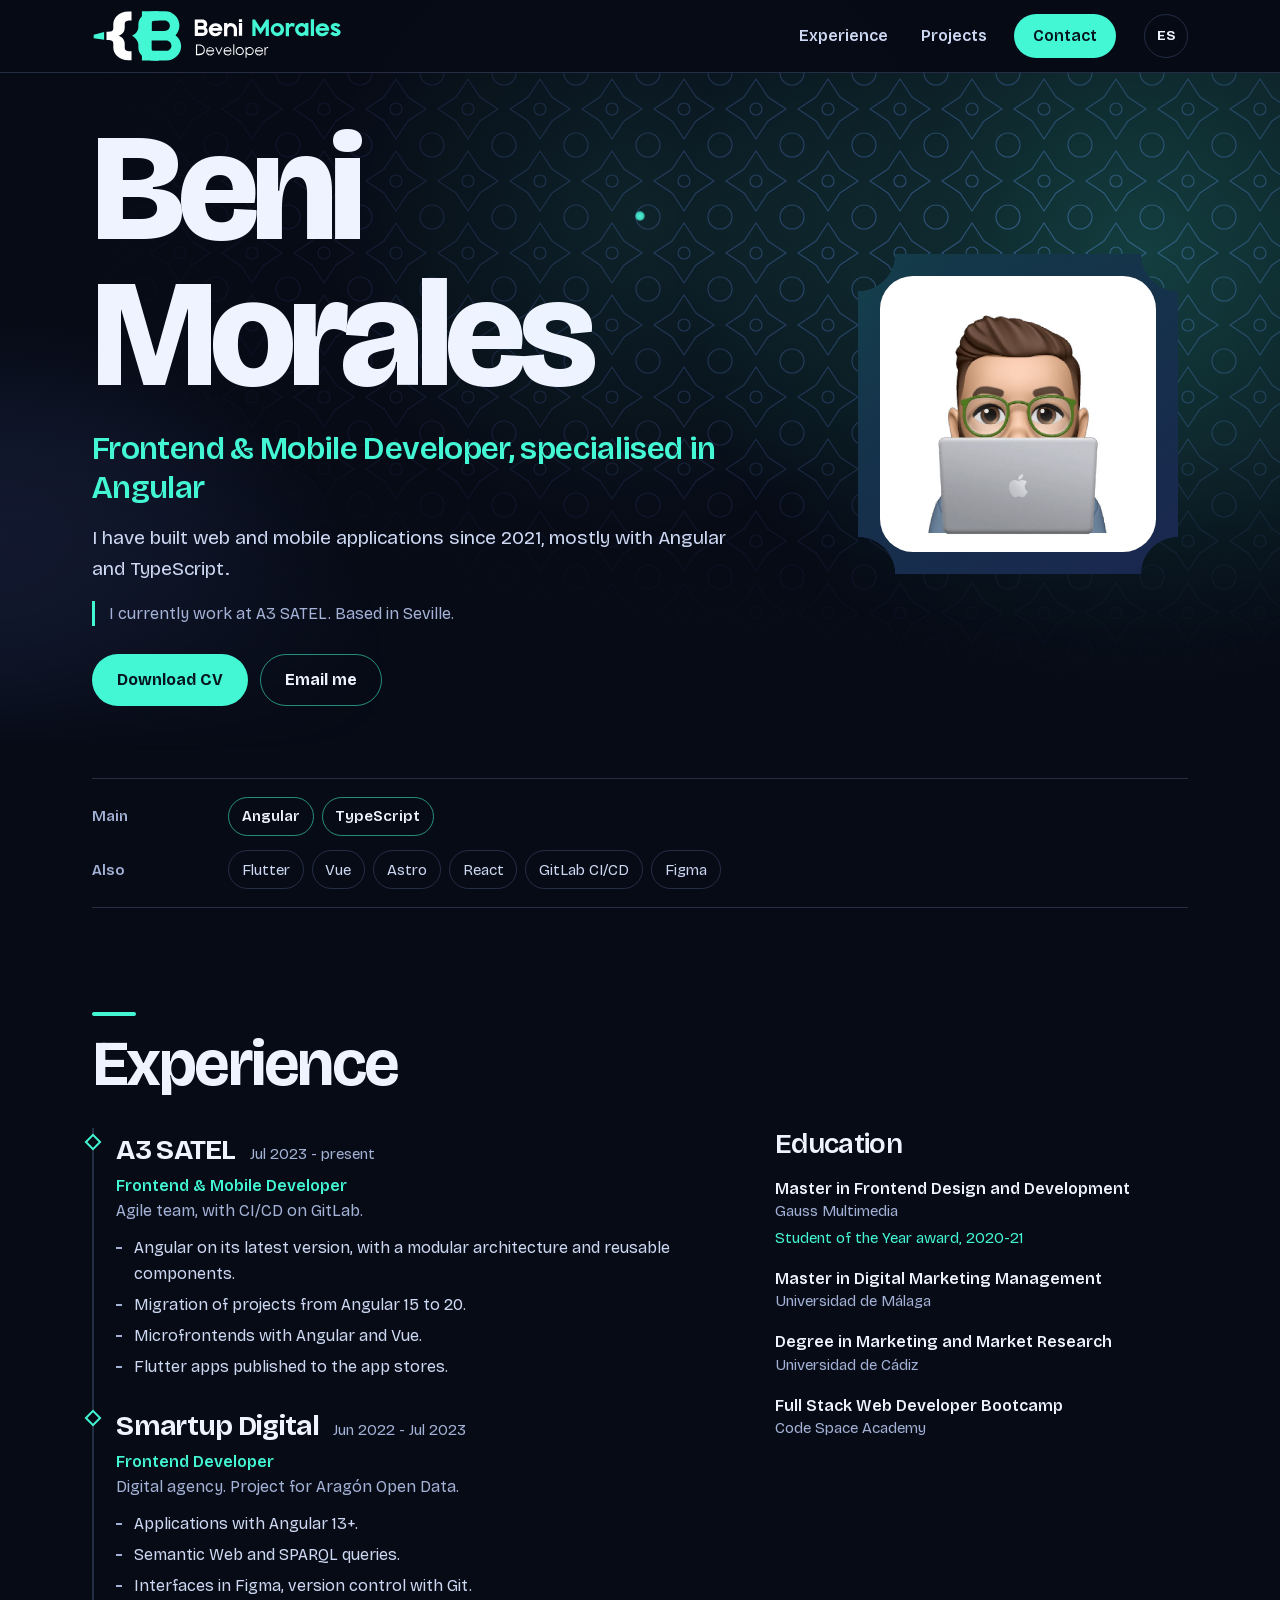
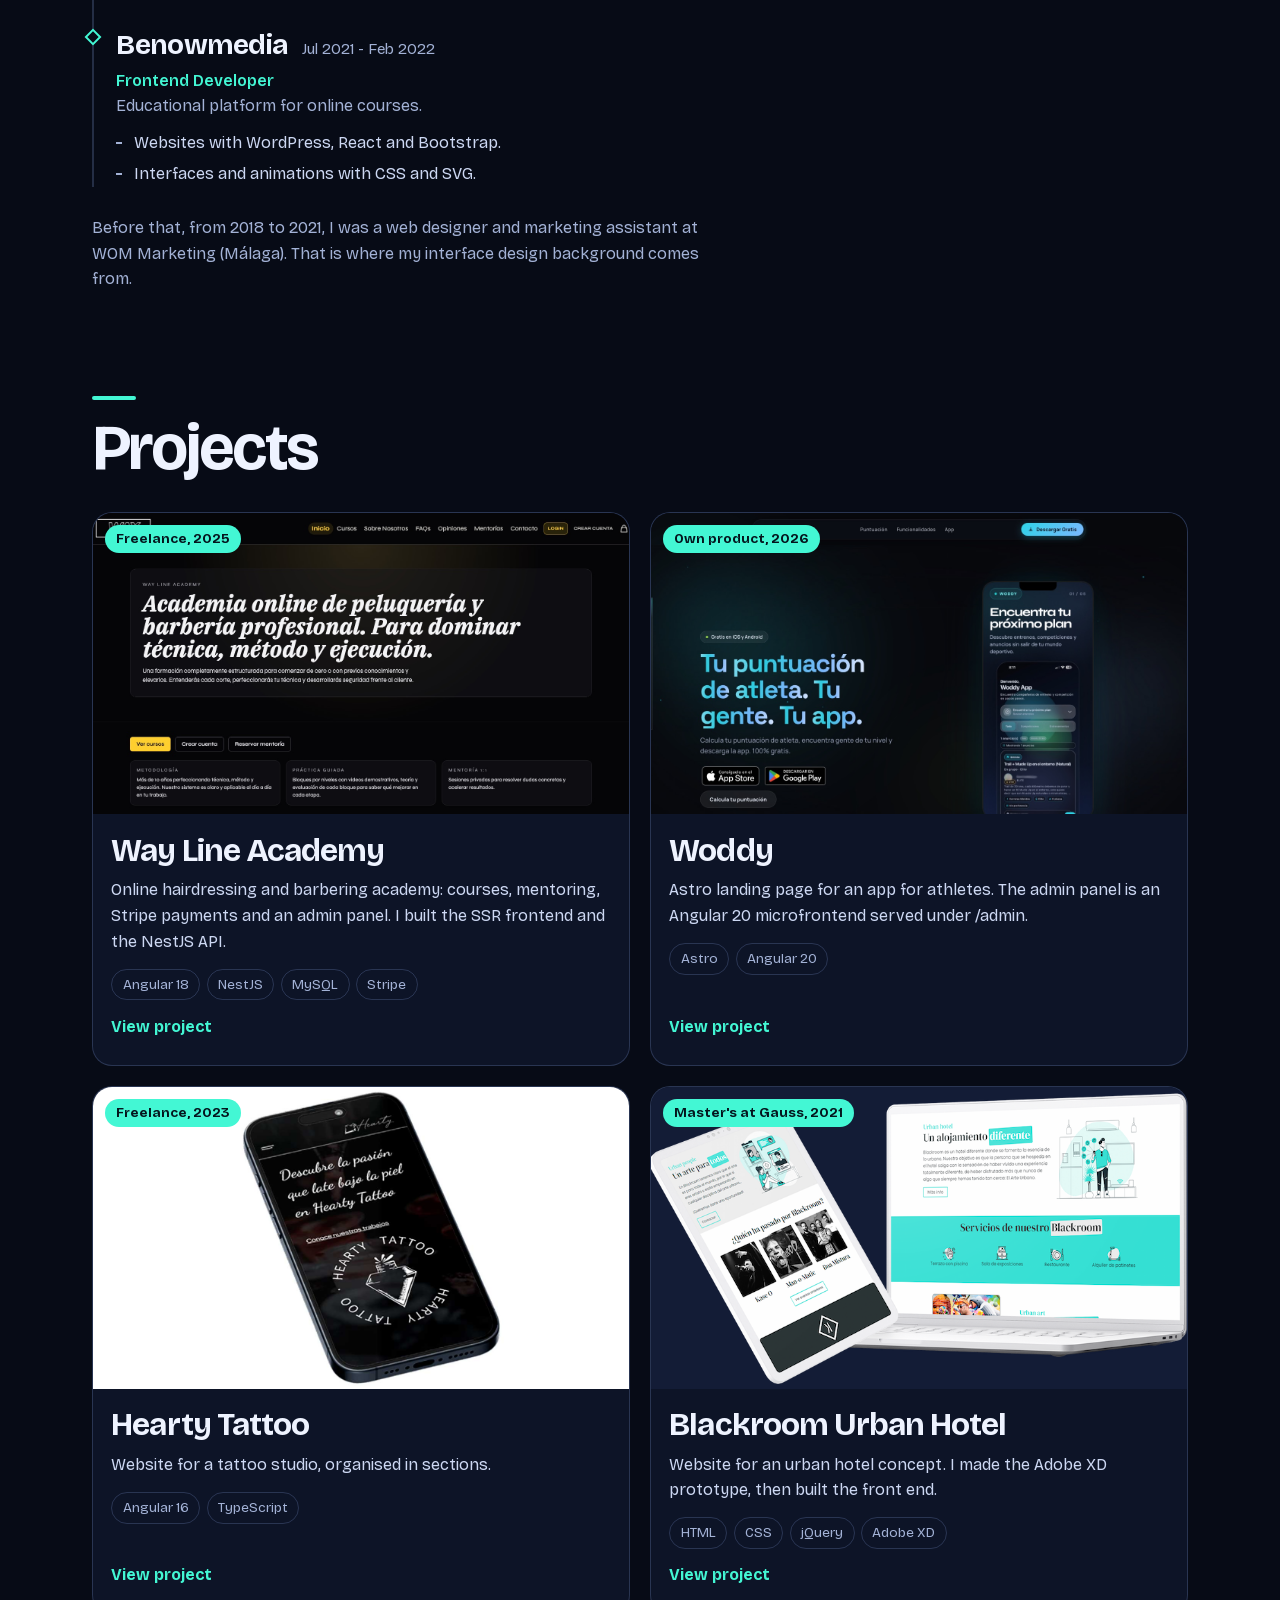
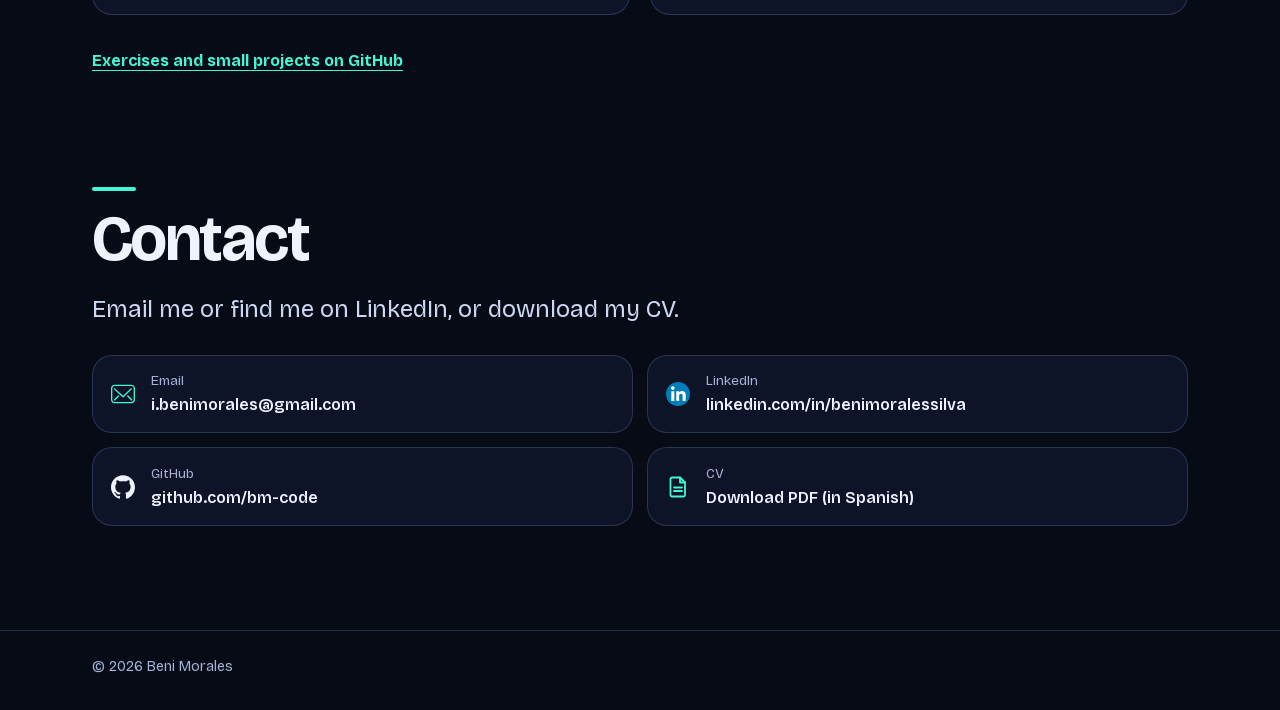
<file: index.html>
<!DOCTYPE html>
<html lang="es">

<head>
    <meta charset="UTF-8">
    <meta name="viewport" content="width=device-width, initial-scale=1, viewport-fit=cover">
    <meta name="color-scheme" content="dark">
    <meta name="theme-color" content="#070b16">

    <title>Beni Morales | Frontend &amp; Mobile Developer (Angular)</title>
    <meta name="description"
        content="Beni Morales, Frontend &amp; Mobile Developer en Sevilla. Más de 5 años con Angular y TypeScript; también Flutter, Vue y Astro.">
    <meta name="robots" content="index, follow, max-image-preview:large">
    <link rel="canonical" href="https://benimorales.com/">

    <meta property="og:type" content="website">
    <meta property="og:site_name" content="Beni Morales">
    <meta property="og:url" content="https://benimorales.com/">
    <meta property="og:title" content="Beni Morales | Frontend &amp; Mobile Developer (Angular)">
    <meta property="og:description"
        content="Frontend &amp; Mobile Developer en Sevilla. Más de 5 años con Angular y TypeScript; también Flutter, Vue y Astro.">
    <meta property="og:image" content="https://benimorales.com/img/memoji.jpg">
    <meta property="og:image:alt" content="Memoji de Beni Morales">
    <meta property="og:locale" content="es_ES">
    <meta property="og:locale:alternate" content="en_US">

    <meta name="twitter:card" content="summary">
    <meta name="twitter:title" content="Beni Morales | Frontend &amp; Mobile Developer (Angular)">
    <meta name="twitter:description"
        content="Frontend &amp; Mobile Developer en Sevilla. Más de 5 años con Angular y TypeScript; también Flutter, Vue y Astro.">
    <meta name="twitter:image" content="https://benimorales.com/img/memoji.jpg">

    <script type="application/ld+json">
    {
        "@context": "https://schema.org",
        "@type": "Person",
        "name": "Beni Morales",
        "url": "https://benimorales.com/",
        "image": "https://benimorales.com/img/memoji.jpg",
        "jobTitle": "Frontend & Mobile Developer",
        "address": { "@type": "PostalAddress", "addressLocality": "Sevilla", "addressCountry": "ES" },
        "alumniOf": { "@type": "CollegeOrUniversity", "name": "Gauss Multimedia" },
        "award": "Alumno del Año 2020-21, Gauss Multimedia",
        "worksFor": { "@type": "Organization", "name": "A3 SATEL" },
        "knowsAbout": ["Angular", "TypeScript", "Flutter", "Vue", "Astro"],
        "sameAs": [
            "https://www.linkedin.com/in/benimoralessilva/",
            "https://github.com/bm-code"
        ]
    }
    </script>

    <link rel="icon" type="image/x-icon" href="./img/favicon.ico">
    <link rel="preload" href="./fonts/bricolage-latin.woff2" as="font" type="font/woff2" crossorigin>
    <link rel="stylesheet" href="./css/style.css">
</head>

<body>
    <noscript><iframe src="https://www.googletagmanager.com/ns.html?id=GTM-NKQC82H" height="0" width="0"
            style="display:none;visibility:hidden" title="Analytics"></iframe></noscript>

    <canvas class="cursor-trail" id="cursor-trail" aria-hidden="true"></canvas>

    <a class="skip-link" href="#main" data-i18n="skip">Saltar al contenido</a>

    <header class="site-header">
        <div class="wrap site-header__inner">
            <a class="brand" href="#top">
                <img src="./img/logo.svg" alt="Beni Morales, Developer. Ir al inicio" width="147" height="30" data-i18n-attr="alt:logoAlt">
            </a>

            <nav class="site-nav" id="site-nav" data-i18n-attr="aria-label:navLabel" aria-label="Navegación principal">
                <a class="site-nav__link" href="#experience" data-i18n="navExperience">Experiencia</a>
                <a class="site-nav__link" href="#projects" data-i18n="navProjects">Proyectos</a>
                <a class="site-nav__link site-nav__link--cta" href="#contact" data-i18n="navContact">Contacto</a>
            </nav>

            <div class="site-header__tools">
                <button class="lang-toggle" type="button" id="lang-toggle" lang="en" aria-label="EN, switch to English">
                    <span aria-hidden="true">EN</span>
                </button>
                <button class="menu-toggle" type="button" aria-expanded="false" aria-controls="site-nav"
                    aria-label="Abrir menú">
                    <span class="menu-toggle__bar"></span>
                    <span class="menu-toggle__bar"></span>
                </button>
            </div>
        </div>
    </header>

    <main id="main">
        <section class="hero" id="top" aria-labelledby="hero-title">
            <div class="hero__bg" aria-hidden="true">
                <div class="hero__tiles"></div>
                <div class="hero__glow hero__glow--a"></div>
                <div class="hero__glow hero__glow--b"></div>
            </div>

            <div class="wrap hero__layout">
                <div class="hero__tile">
                    <img src="./img/memoji.jpg" alt="Memoji de Beni Morales" width="512" height="512"
                        data-i18n-attr="alt:memojiAlt" fetchpriority="high">
                </div>

                <div class="hero__copy">
                    <h1 class="hero__title" id="hero-title" aria-label="Beni Morales">
                        <span class="hero__line" aria-hidden="true"><span>Beni</span></span>
                        <span class="hero__line" aria-hidden="true"><span>Morales</span></span>
                    </h1>
                    <p class="hero__role" id="hero-role">Frontend &amp; Mobile Developer, especializado en Angular</p>
                    <p class="hero__intro" id="hero-intro"></p>
                    <p class="hero__line-text" id="hero-line"></p>

                    <div class="hero__actions">
                        <a class="btn btn--primary" href="./docs/CV_Beni_Morales_2026.pdf" target="_blank"
                            rel="noopener" download="CV_Beni_Morales_2026" data-i18n="cv">Descargar CV</a>
                        <a class="btn btn--ghost" id="hero-mail" href="mailto:i.benimorales@gmail.com" data-i18n="writeMe">Escribirme</a>
                    </div>
                </div>
            </div>
        </section>

        <section class="stack wrap" aria-labelledby="stack-title">
            <h2 class="visually-hidden" id="stack-title" data-i18n="stackTitle">Tecnologías</h2>
            <div class="stack__rows" id="stack-groups"></div>
        </section>

        <section class="section wrap" id="experience" aria-labelledby="experience-title">
            <h2 class="section__title" id="experience-title" data-i18n="experienceTitle">Experiencia</h2>
            <div class="experience-layout">
                <div>
                    <ol class="timeline" id="experience-list"></ol>
                    <p class="earlier" id="earlier"></p>
                </div>
                <div>
                    <h3 class="subtitle subtitle--first" data-i18n="educationTitle">Formación</h3>
                    <ul class="education" id="education-list"></ul>
                </div>
            </div>
        </section>

        <section class="section wrap" id="projects" aria-labelledby="projects-title">
            <h2 class="section__title" id="projects-title" data-i18n="projectsTitle">Proyectos</h2>
            <div class="project-grid" id="projects-grid"></div>
            <p class="more-projects"><a id="more-projects" href="https://github.com/bm-code/" target="_blank"
                    rel="noopener noreferrer" data-i18n="moreProjects">Ejercicios y proyectos pequeños en GitHub</a></p>

            <template id="project-card-template">
                <article class="card">
                    <div class="card__media">
                        <img class="card__image" src="" alt="" loading="lazy" decoding="async">
                        <span class="card__context"></span>
                    </div>
                    <div class="card__body">
                        <h3 class="card__title"></h3>
                        <p class="card__summary"></p>
                        <ul class="tech-pills"></ul>
                        <a class="card__link" target="_blank" rel="noopener noreferrer"><span
                                data-i18n="viewProject">Ver proyecto</span></a>
                    </div>
                </article>
            </template>
        </section>

        <section class="section section--contact wrap" id="contact" aria-labelledby="contact-title">
            <h2 class="section__title" id="contact-title" data-i18n="contactTitle">Contacto</h2>
            <p class="lead" data-i18n="contactLead">Escríbeme por email o LinkedIn, o descarga el CV.</p>
            <div class="contact-grid" id="contact-grid"></div>
        </section>
    </main>

    <footer class="site-footer">
        <p class="wrap" data-i18n="footer">© 2026 Beni Morales</p>
    </footer>

    <script src="./js/data.js"></script>
    <script src="./js/main.js"></script>
</body>

</html>
</file>
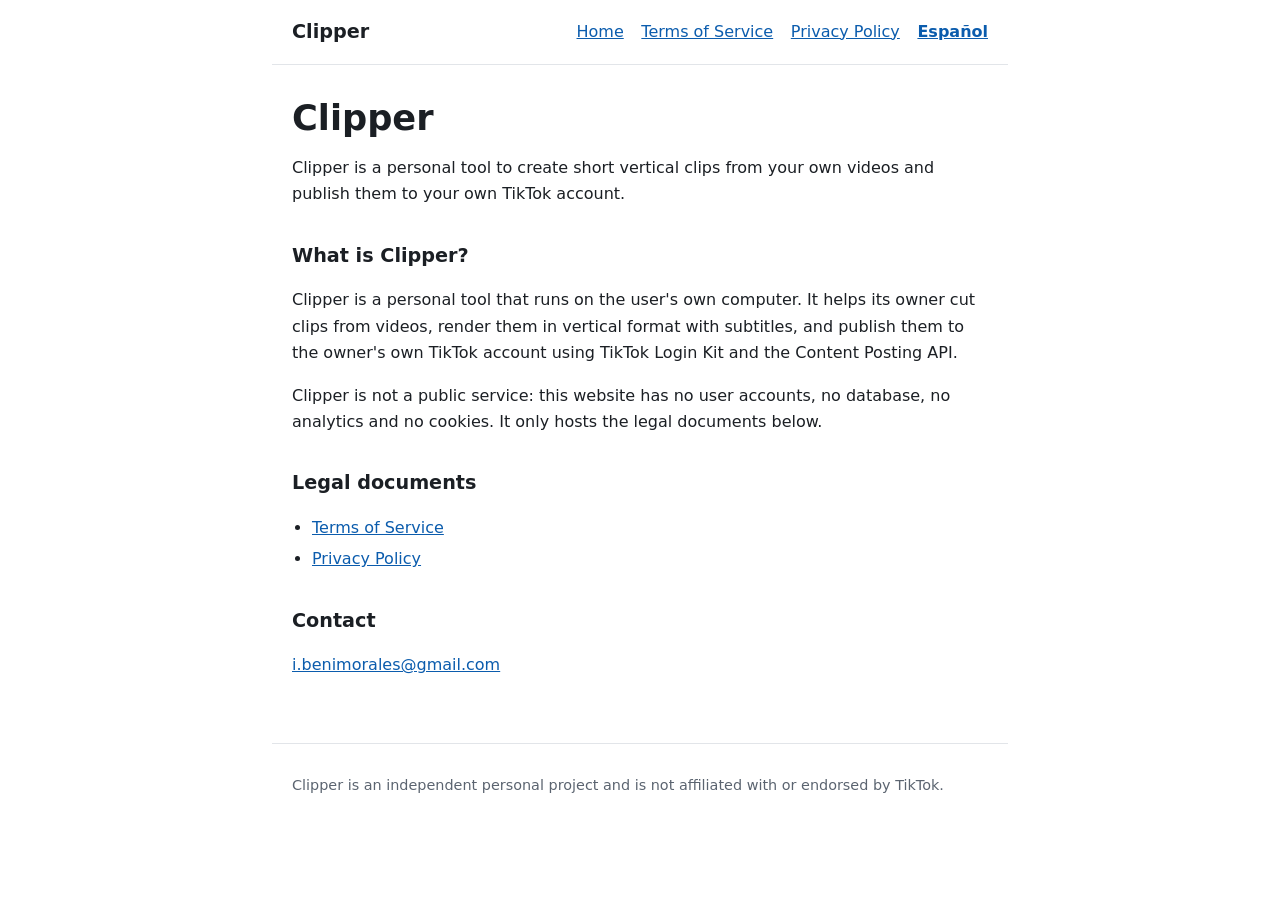
<file: app-cc3b4abc35ed/index.html>
<!DOCTYPE html><html lang="en"> <head><meta charset="utf-8"><meta name="viewport" content="width=device-width, initial-scale=1"><title>Clipper — personal clip creation tool</title><meta name="description" content="Clipper is a personal, locally run tool for creating clips and publishing them to the user's own TikTok account through the Content Posting API."><meta name="color-scheme" content="light dark"><meta name="robots" content="noindex, nofollow, noarchive, nosnippet, noimageindex"><meta name="referrer" content="no-referrer"><link rel="canonical" href="https://benimorales.com/app-cc3b4abc35ed/"><link rel="icon" href="/app-cc3b4abc35ed/favicon.svg" type="image/svg+xml"><style>:root{--bg:#fff;--fg:#1b1f24;--muted:#5b6470;--line:#e2e5e9;--accent:#0b5cad;color-scheme:light dark}@media(prefers-color-scheme:dark){:root{--bg:#14171a;--fg:#e8eaed;--muted:#a3abb5;--line:#2a3036;--accent:#7db7f2}}*{box-sizing:border-box}body{margin:0;background:var(--bg);color:var(--fg);font:1rem/1.65 system-ui,-apple-system,Segoe UI,Roboto,sans-serif}a{color:var(--accent)}a:focus-visible{outline:3px solid var(--accent);outline-offset:2px}.skip{position:absolute;left:-999px;top:0;background:var(--bg);padding:.5rem 1rem}.skip:focus{left:.5rem;top:.5rem;z-index:10}header.site,footer.site,main{max-width:46rem;margin:0 auto;padding:1rem 1.25rem}header.site{display:flex;flex-wrap:wrap;gap:.5rem 1.5rem;align-items:center;justify-content:space-between;border-bottom:1px solid var(--line)}.brand{font-weight:700;font-size:1.2rem;color:var(--fg);text-decoration:none}nav{display:flex;flex-wrap:wrap;gap:.25rem 1.1rem}nav .lang{font-weight:600}main{padding-top:2rem;padding-bottom:3rem}h1{font-size:clamp(1.7rem,4vw,2.2rem);line-height:1.2;margin:0 0 .5rem}h2{font-size:1.2rem;margin:2rem 0 .5rem}.meta,footer.site{color:var(--muted);font-size:.9rem}footer.site{border-top:1px solid var(--line)}ul{padding-left:1.25rem}li{margin:.3rem 0}
</style></head> <body> <a class="skip" href="#main">Skip to content</a> <header class="site"> <a class="brand" href="/app-cc3b4abc35ed/">Clipper</a> <nav aria-label="Main"> <a href="/app-cc3b4abc35ed/">Home</a> <a href="/app-cc3b4abc35ed/terms/">Terms of Service</a> <a href="/app-cc3b4abc35ed/privacy/">Privacy Policy</a> <a class="lang" href="/app-cc3b4abc35ed/es/" hreflang="es" lang="es" aria-label="Language">Español</a> </nav> </header> <main id="main"> <h1>Clipper</h1> <p>Clipper is a personal tool to create short vertical clips from your own videos and publish them to your own TikTok account.</p> <h2>What is Clipper?</h2> <p>Clipper is a personal tool that runs on the user&#39;s own computer. It helps its owner cut clips from videos, render them in vertical format with subtitles, and publish them to the owner&#39;s own TikTok account using TikTok Login Kit and the Content Posting API.</p><p>Clipper is not a public service: this website has no user accounts, no database, no analytics and no cookies. It only hosts the legal documents below.</p><h2>Legal documents</h2> <ul> <li><a href="/app-cc3b4abc35ed/terms/">Terms of Service</a></li> <li><a href="/app-cc3b4abc35ed/privacy/">Privacy Policy</a></li> </ul> <h2>Contact</h2> <p><a href="mailto:i.benimorales@gmail.com">i.benimorales@gmail.com</a></p> </main> <footer class="site"><p>Clipper is an independent personal project and is not affiliated with or endorsed by TikTok.</p></footer> </body></html>
</file>
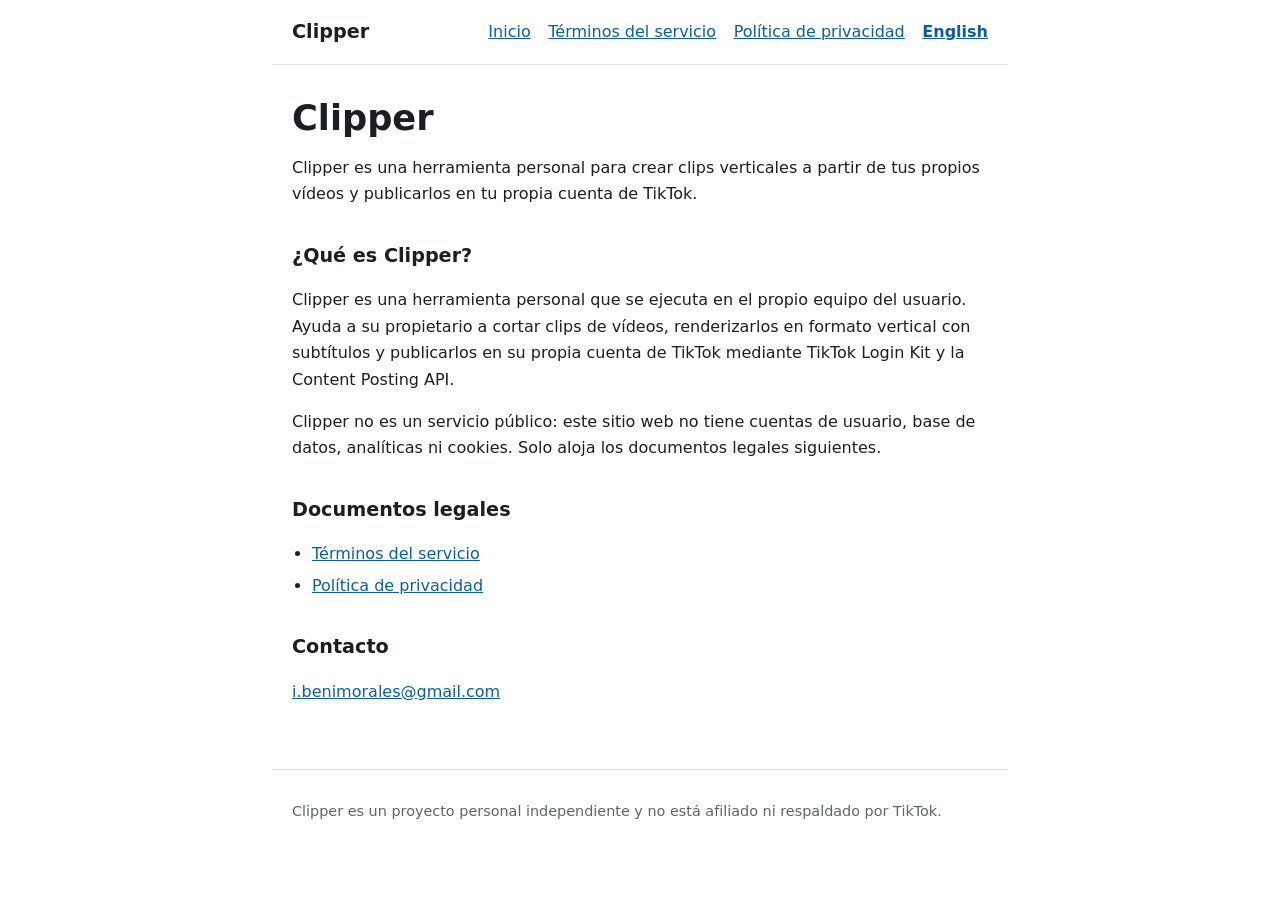
<file: app-cc3b4abc35ed/es/index.html>
<!DOCTYPE html><html lang="es"> <head><meta charset="utf-8"><meta name="viewport" content="width=device-width, initial-scale=1"><title>Clipper — herramienta personal para crear clips</title><meta name="description" content="Clipper es una herramienta personal que se ejecuta en local para crear clips y publicarlos en la cuenta de TikTok del propio usuario mediante la Content Posting API."><meta name="color-scheme" content="light dark"><meta name="robots" content="noindex, nofollow, noarchive, nosnippet, noimageindex"><meta name="referrer" content="no-referrer"><link rel="canonical" href="https://benimorales.com/app-cc3b4abc35ed/es/"><link rel="icon" href="/app-cc3b4abc35ed/favicon.svg" type="image/svg+xml"><style>:root{--bg:#fff;--fg:#1b1f24;--muted:#5b6470;--line:#e2e5e9;--accent:#0b5cad;color-scheme:light dark}@media(prefers-color-scheme:dark){:root{--bg:#14171a;--fg:#e8eaed;--muted:#a3abb5;--line:#2a3036;--accent:#7db7f2}}*{box-sizing:border-box}body{margin:0;background:var(--bg);color:var(--fg);font:1rem/1.65 system-ui,-apple-system,Segoe UI,Roboto,sans-serif}a{color:var(--accent)}a:focus-visible{outline:3px solid var(--accent);outline-offset:2px}.skip{position:absolute;left:-999px;top:0;background:var(--bg);padding:.5rem 1rem}.skip:focus{left:.5rem;top:.5rem;z-index:10}header.site,footer.site,main{max-width:46rem;margin:0 auto;padding:1rem 1.25rem}header.site{display:flex;flex-wrap:wrap;gap:.5rem 1.5rem;align-items:center;justify-content:space-between;border-bottom:1px solid var(--line)}.brand{font-weight:700;font-size:1.2rem;color:var(--fg);text-decoration:none}nav{display:flex;flex-wrap:wrap;gap:.25rem 1.1rem}nav .lang{font-weight:600}main{padding-top:2rem;padding-bottom:3rem}h1{font-size:clamp(1.7rem,4vw,2.2rem);line-height:1.2;margin:0 0 .5rem}h2{font-size:1.2rem;margin:2rem 0 .5rem}.meta,footer.site{color:var(--muted);font-size:.9rem}footer.site{border-top:1px solid var(--line)}ul{padding-left:1.25rem}li{margin:.3rem 0}
</style></head> <body> <a class="skip" href="#main">Saltar al contenido</a> <header class="site"> <a class="brand" href="/app-cc3b4abc35ed/es/">Clipper</a> <nav aria-label="Main"> <a href="/app-cc3b4abc35ed/es/">Inicio</a> <a href="/app-cc3b4abc35ed/es/terms/">Términos del servicio</a> <a href="/app-cc3b4abc35ed/es/privacy/">Política de privacidad</a> <a class="lang" href="/app-cc3b4abc35ed/" hreflang="en" lang="en" aria-label="Idioma">English</a> </nav> </header> <main id="main"> <h1>Clipper</h1> <p>Clipper es una herramienta personal para crear clips verticales a partir de tus propios vídeos y publicarlos en tu propia cuenta de TikTok.</p> <h2>¿Qué es Clipper?</h2> <p>Clipper es una herramienta personal que se ejecuta en el propio equipo del usuario. Ayuda a su propietario a cortar clips de vídeos, renderizarlos en formato vertical con subtítulos y publicarlos en su propia cuenta de TikTok mediante TikTok Login Kit y la Content Posting API.</p><p>Clipper no es un servicio público: este sitio web no tiene cuentas de usuario, base de datos, analíticas ni cookies. Solo aloja los documentos legales siguientes.</p><h2>Documentos legales</h2> <ul> <li><a href="/app-cc3b4abc35ed/es/terms/">Términos del servicio</a></li> <li><a href="/app-cc3b4abc35ed/es/privacy/">Política de privacidad</a></li> </ul> <h2>Contacto</h2> <p><a href="mailto:i.benimorales@gmail.com">i.benimorales@gmail.com</a></p> </main> <footer class="site"><p>Clipper es un proyecto personal independiente y no está afiliado ni respaldado por TikTok.</p></footer> </body></html>
</file>
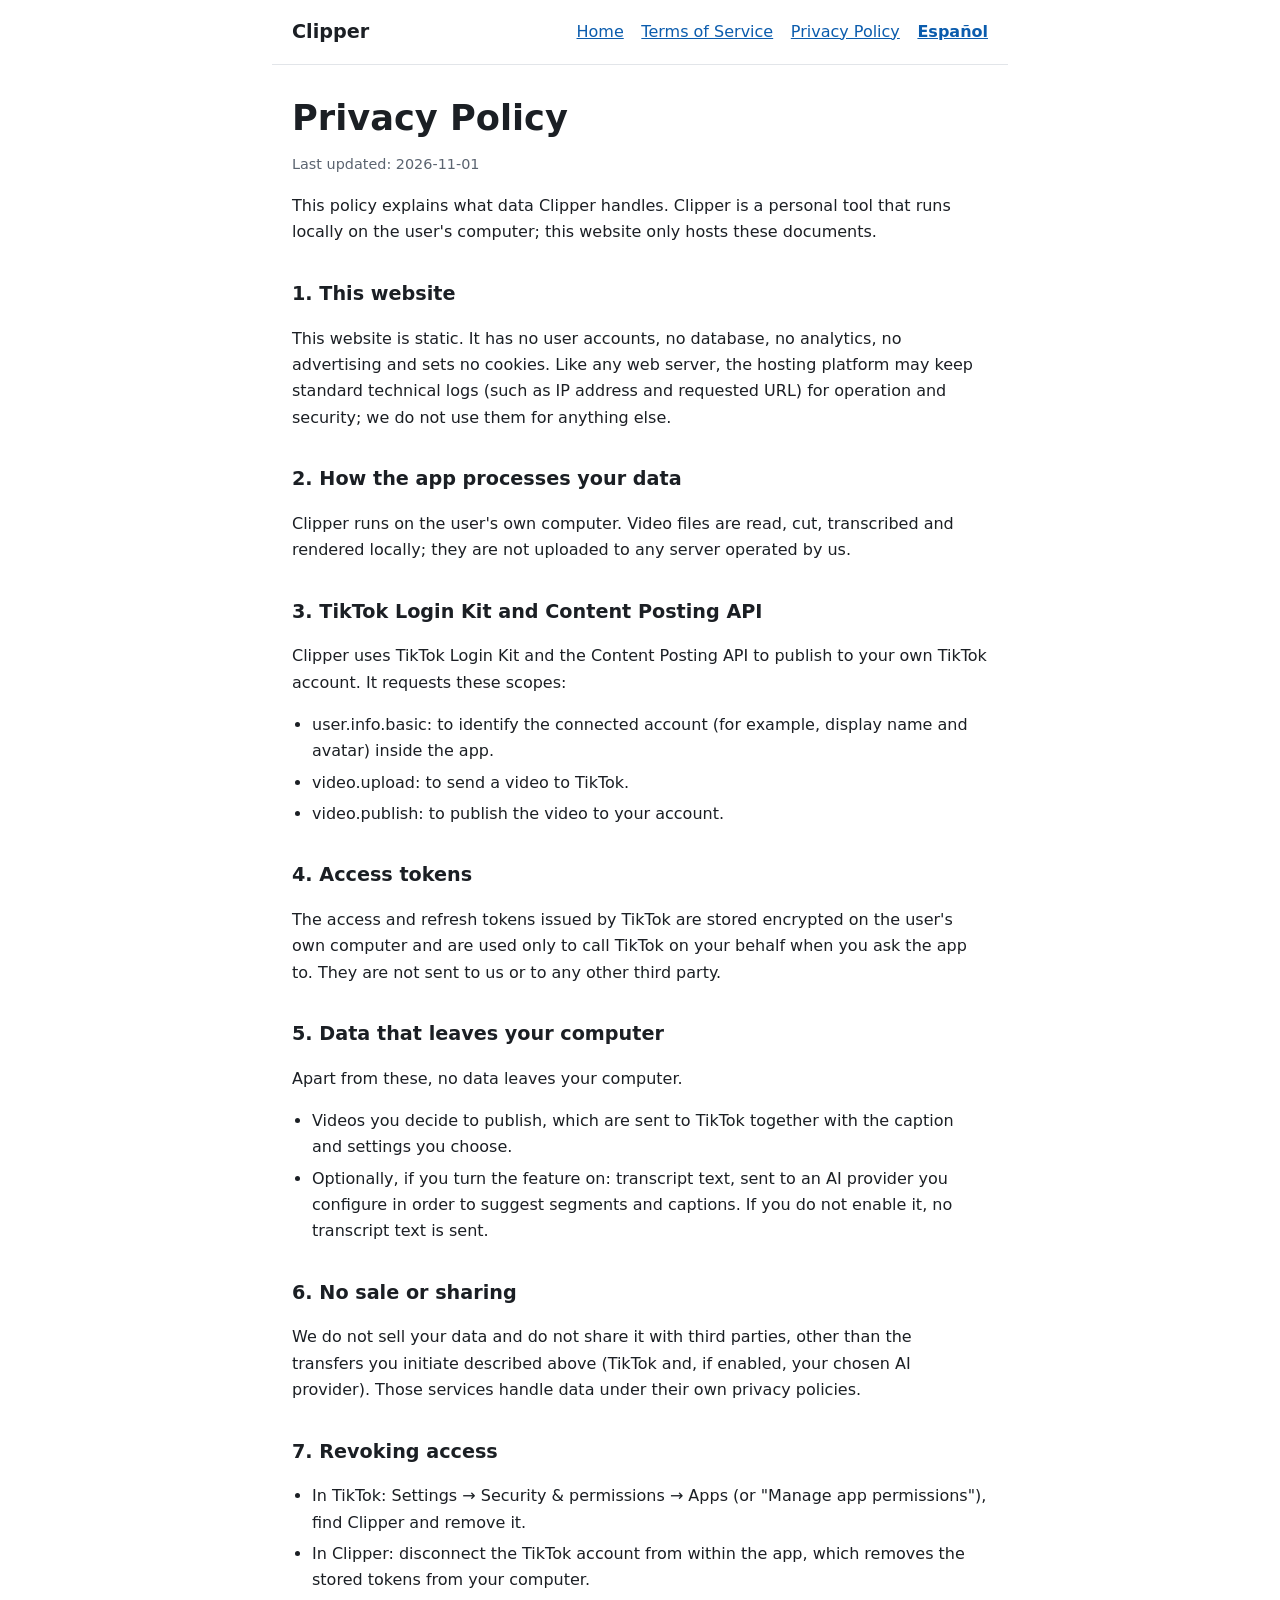
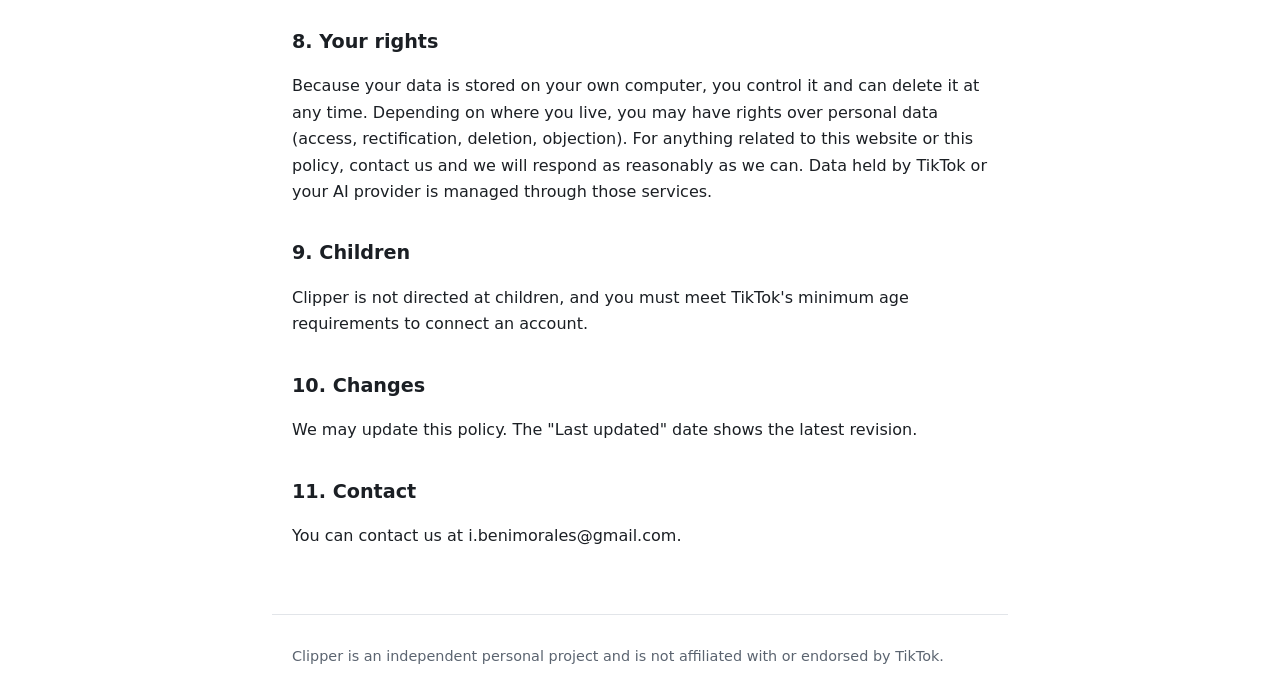
<file: app-cc3b4abc35ed/privacy/index.html>
<!DOCTYPE html><html lang="en"> <head><meta charset="utf-8"><meta name="viewport" content="width=device-width, initial-scale=1"><title>Privacy Policy — Clipper</title><meta name="description" content="This policy explains what data Clipper handles. Clipper is a personal tool that runs locally on the user's computer; this website only hosts these documents."><meta name="color-scheme" content="light dark"><meta name="robots" content="noindex, nofollow, noarchive, nosnippet, noimageindex"><meta name="referrer" content="no-referrer"><link rel="canonical" href="https://benimorales.com/app-cc3b4abc35ed/privacy/"><link rel="icon" href="/app-cc3b4abc35ed/favicon.svg" type="image/svg+xml"><style>:root{--bg:#fff;--fg:#1b1f24;--muted:#5b6470;--line:#e2e5e9;--accent:#0b5cad;color-scheme:light dark}@media(prefers-color-scheme:dark){:root{--bg:#14171a;--fg:#e8eaed;--muted:#a3abb5;--line:#2a3036;--accent:#7db7f2}}*{box-sizing:border-box}body{margin:0;background:var(--bg);color:var(--fg);font:1rem/1.65 system-ui,-apple-system,Segoe UI,Roboto,sans-serif}a{color:var(--accent)}a:focus-visible{outline:3px solid var(--accent);outline-offset:2px}.skip{position:absolute;left:-999px;top:0;background:var(--bg);padding:.5rem 1rem}.skip:focus{left:.5rem;top:.5rem;z-index:10}header.site,footer.site,main{max-width:46rem;margin:0 auto;padding:1rem 1.25rem}header.site{display:flex;flex-wrap:wrap;gap:.5rem 1.5rem;align-items:center;justify-content:space-between;border-bottom:1px solid var(--line)}.brand{font-weight:700;font-size:1.2rem;color:var(--fg);text-decoration:none}nav{display:flex;flex-wrap:wrap;gap:.25rem 1.1rem}nav .lang{font-weight:600}main{padding-top:2rem;padding-bottom:3rem}h1{font-size:clamp(1.7rem,4vw,2.2rem);line-height:1.2;margin:0 0 .5rem}h2{font-size:1.2rem;margin:2rem 0 .5rem}.meta,footer.site{color:var(--muted);font-size:.9rem}footer.site{border-top:1px solid var(--line)}ul{padding-left:1.25rem}li{margin:.3rem 0}
</style></head> <body> <a class="skip" href="#main">Skip to content</a> <header class="site"> <a class="brand" href="/app-cc3b4abc35ed/">Clipper</a> <nav aria-label="Main"> <a href="/app-cc3b4abc35ed/">Home</a> <a href="/app-cc3b4abc35ed/terms/">Terms of Service</a> <a href="/app-cc3b4abc35ed/privacy/">Privacy Policy</a> <a class="lang" href="/app-cc3b4abc35ed/es/privacy/" hreflang="es" lang="es" aria-label="Language">Español</a> </nav> </header> <main id="main"> <h1>Privacy Policy</h1> <p class="meta">Last updated: <time datetime="2026-11-01">2026-11-01</time></p> <p>This policy explains what data Clipper handles. Clipper is a personal tool that runs locally on the user&#39;s computer; this website only hosts these documents.</p> <section> <h2>1. This website</h2> <p>This website is static. It has no user accounts, no database, no analytics, no advertising and sets no cookies. Like any web server, the hosting platform may keep standard technical logs (such as IP address and requested URL) for operation and security; we do not use them for anything else.</p>  </section><section> <h2>2. How the app processes your data</h2> <p>Clipper runs on the user&#39;s own computer. Video files are read, cut, transcribed and rendered locally; they are not uploaded to any server operated by us.</p>  </section><section> <h2>3. TikTok Login Kit and Content Posting API</h2> <p>Clipper uses TikTok Login Kit and the Content Posting API to publish to your own TikTok account. It requests these scopes:</p> <ul><li>user.info.basic: to identify the connected account (for example, display name and avatar) inside the app.</li><li>video.upload: to send a video to TikTok.</li><li>video.publish: to publish the video to your account.</li></ul> </section><section> <h2>4. Access tokens</h2> <p>The access and refresh tokens issued by TikTok are stored encrypted on the user&#39;s own computer and are used only to call TikTok on your behalf when you ask the app to. They are not sent to us or to any other third party.</p>  </section><section> <h2>5. Data that leaves your computer</h2> <p>Apart from these, no data leaves your computer.</p> <ul><li>Videos you decide to publish, which are sent to TikTok together with the caption and settings you choose.</li><li>Optionally, if you turn the feature on: transcript text, sent to an AI provider you configure in order to suggest segments and captions. If you do not enable it, no transcript text is sent.</li></ul> </section><section> <h2>6. No sale or sharing</h2> <p>We do not sell your data and do not share it with third parties, other than the transfers you initiate described above (TikTok and, if enabled, your chosen AI provider). Those services handle data under their own privacy policies.</p>  </section><section> <h2>7. Revoking access</h2>  <ul><li>In TikTok: Settings → Security &amp; permissions → Apps (or &quot;Manage app permissions&quot;), find Clipper and remove it.</li><li>In Clipper: disconnect the TikTok account from within the app, which removes the stored tokens from your computer.</li></ul> </section><section> <h2>8. Your rights</h2> <p>Because your data is stored on your own computer, you control it and can delete it at any time. Depending on where you live, you may have rights over personal data (access, rectification, deletion, objection). For anything related to this website or this policy, contact us and we will respond as reasonably as we can. Data held by TikTok or your AI provider is managed through those services.</p>  </section><section> <h2>9. Children</h2> <p>Clipper is not directed at children, and you must meet TikTok&#39;s minimum age requirements to connect an account.</p>  </section><section> <h2>10. Changes</h2> <p>We may update this policy. The &quot;Last updated&quot; date shows the latest revision.</p>  </section><section> <h2>11. Contact</h2> <p>You can contact us at i.benimorales@gmail.com.</p>  </section></main> <footer class="site"><p>Clipper is an independent personal project and is not affiliated with or endorsed by TikTok.</p></footer> </body></html>
</file>
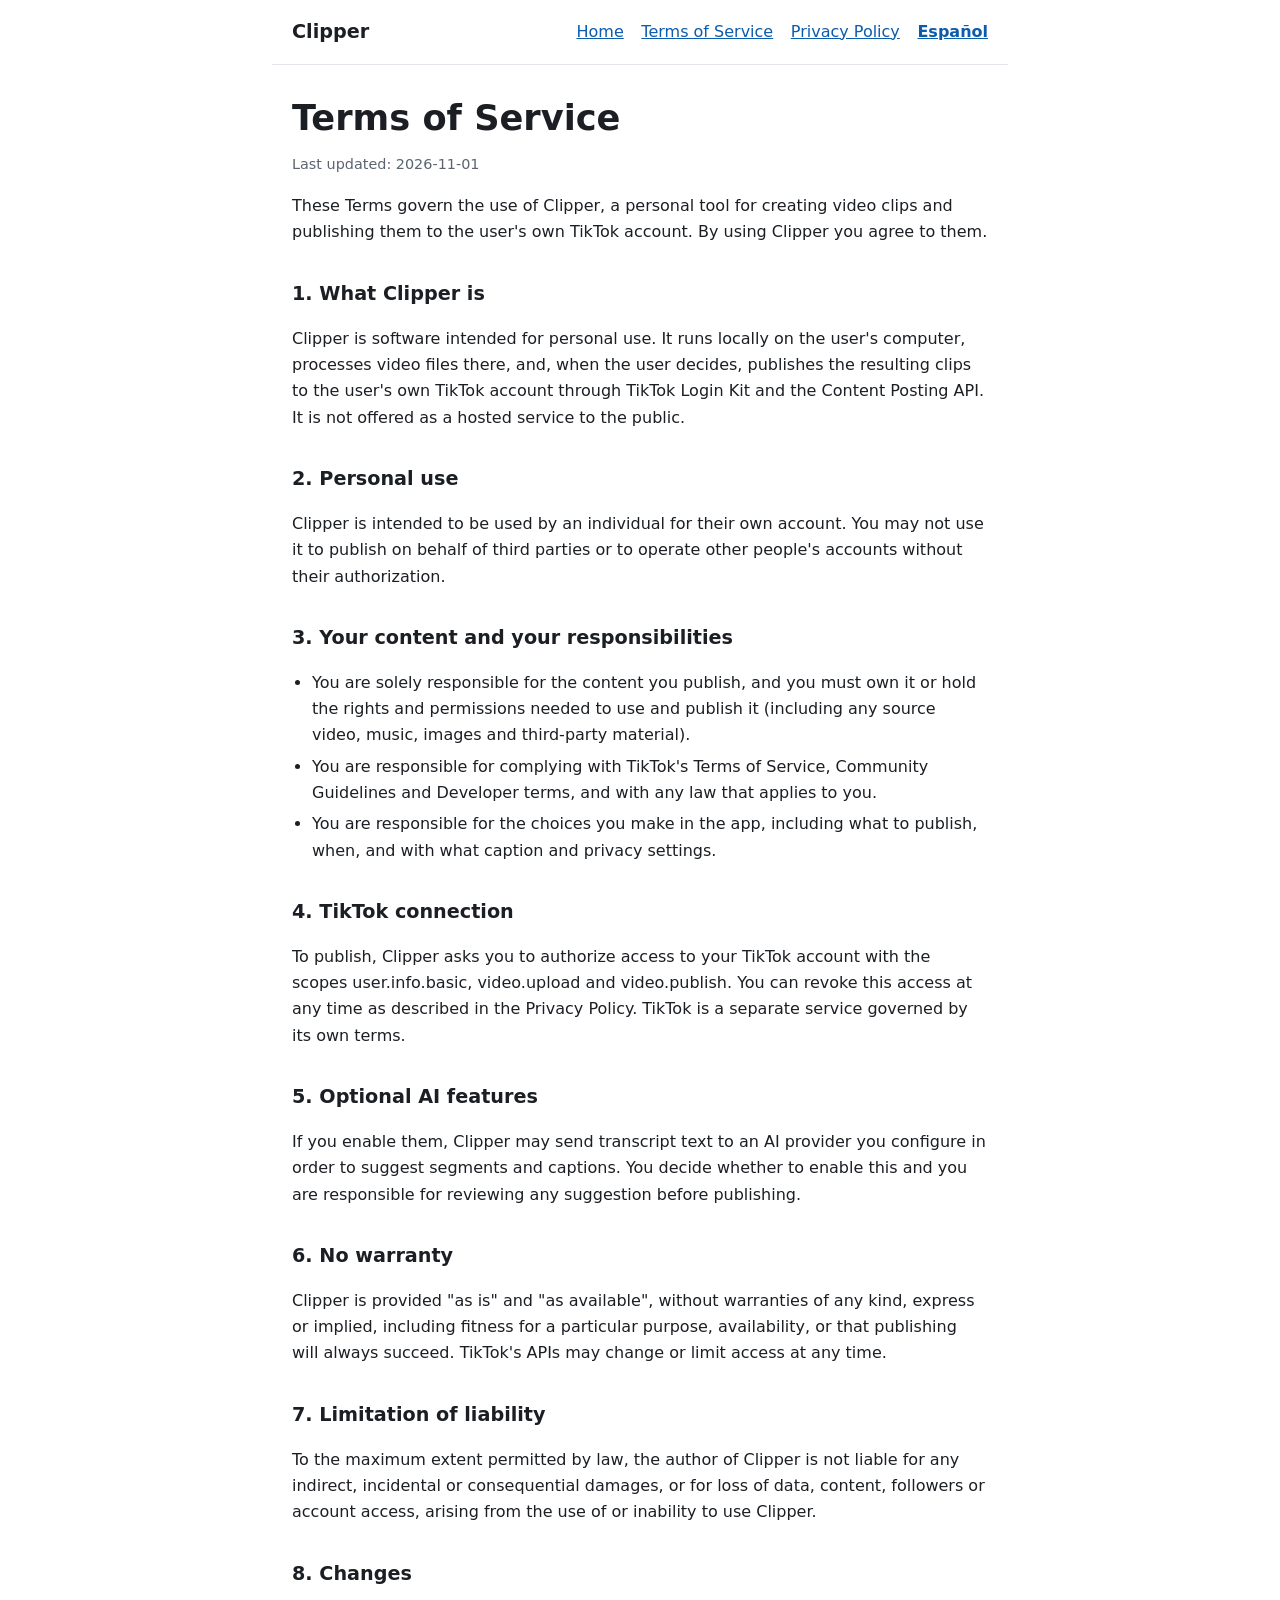
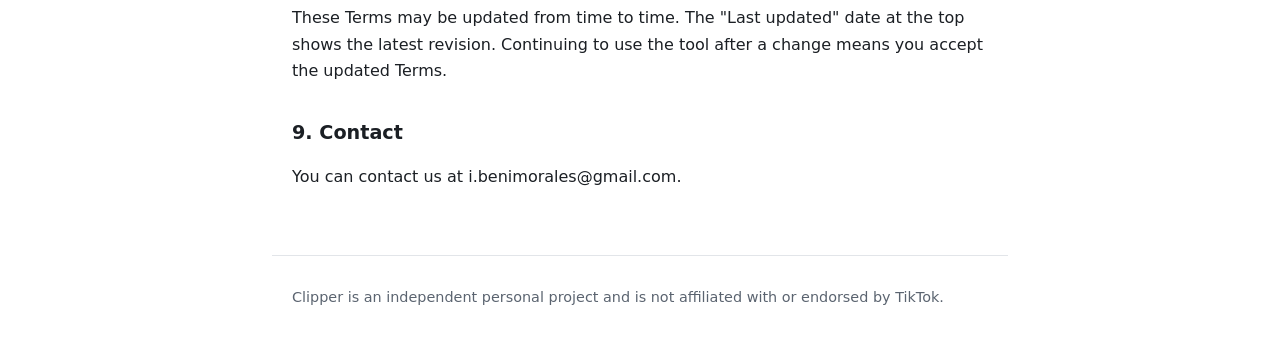
<file: app-cc3b4abc35ed/terms/index.html>
<!DOCTYPE html><html lang="en"> <head><meta charset="utf-8"><meta name="viewport" content="width=device-width, initial-scale=1"><title>Terms of Service — Clipper</title><meta name="description" content="These Terms govern the use of Clipper, a personal tool for creating video clips and publishing them to the user's own TikTok account. By using Clipper you agree to them."><meta name="color-scheme" content="light dark"><meta name="robots" content="noindex, nofollow, noarchive, nosnippet, noimageindex"><meta name="referrer" content="no-referrer"><link rel="canonical" href="https://benimorales.com/app-cc3b4abc35ed/terms/"><link rel="icon" href="/app-cc3b4abc35ed/favicon.svg" type="image/svg+xml"><style>:root{--bg:#fff;--fg:#1b1f24;--muted:#5b6470;--line:#e2e5e9;--accent:#0b5cad;color-scheme:light dark}@media(prefers-color-scheme:dark){:root{--bg:#14171a;--fg:#e8eaed;--muted:#a3abb5;--line:#2a3036;--accent:#7db7f2}}*{box-sizing:border-box}body{margin:0;background:var(--bg);color:var(--fg);font:1rem/1.65 system-ui,-apple-system,Segoe UI,Roboto,sans-serif}a{color:var(--accent)}a:focus-visible{outline:3px solid var(--accent);outline-offset:2px}.skip{position:absolute;left:-999px;top:0;background:var(--bg);padding:.5rem 1rem}.skip:focus{left:.5rem;top:.5rem;z-index:10}header.site,footer.site,main{max-width:46rem;margin:0 auto;padding:1rem 1.25rem}header.site{display:flex;flex-wrap:wrap;gap:.5rem 1.5rem;align-items:center;justify-content:space-between;border-bottom:1px solid var(--line)}.brand{font-weight:700;font-size:1.2rem;color:var(--fg);text-decoration:none}nav{display:flex;flex-wrap:wrap;gap:.25rem 1.1rem}nav .lang{font-weight:600}main{padding-top:2rem;padding-bottom:3rem}h1{font-size:clamp(1.7rem,4vw,2.2rem);line-height:1.2;margin:0 0 .5rem}h2{font-size:1.2rem;margin:2rem 0 .5rem}.meta,footer.site{color:var(--muted);font-size:.9rem}footer.site{border-top:1px solid var(--line)}ul{padding-left:1.25rem}li{margin:.3rem 0}
</style></head> <body> <a class="skip" href="#main">Skip to content</a> <header class="site"> <a class="brand" href="/app-cc3b4abc35ed/">Clipper</a> <nav aria-label="Main"> <a href="/app-cc3b4abc35ed/">Home</a> <a href="/app-cc3b4abc35ed/terms/">Terms of Service</a> <a href="/app-cc3b4abc35ed/privacy/">Privacy Policy</a> <a class="lang" href="/app-cc3b4abc35ed/es/terms/" hreflang="es" lang="es" aria-label="Language">Español</a> </nav> </header> <main id="main"> <h1>Terms of Service</h1> <p class="meta">Last updated: <time datetime="2026-11-01">2026-11-01</time></p> <p>These Terms govern the use of Clipper, a personal tool for creating video clips and publishing them to the user&#39;s own TikTok account. By using Clipper you agree to them.</p> <section> <h2>1. What Clipper is</h2> <p>Clipper is software intended for personal use. It runs locally on the user&#39;s computer, processes video files there, and, when the user decides, publishes the resulting clips to the user&#39;s own TikTok account through TikTok Login Kit and the Content Posting API. It is not offered as a hosted service to the public.</p>  </section><section> <h2>2. Personal use</h2> <p>Clipper is intended to be used by an individual for their own account. You may not use it to publish on behalf of third parties or to operate other people&#39;s accounts without their authorization.</p>  </section><section> <h2>3. Your content and your responsibilities</h2>  <ul><li>You are solely responsible for the content you publish, and you must own it or hold the rights and permissions needed to use and publish it (including any source video, music, images and third-party material).</li><li>You are responsible for complying with TikTok&#39;s Terms of Service, Community Guidelines and Developer terms, and with any law that applies to you.</li><li>You are responsible for the choices you make in the app, including what to publish, when, and with what caption and privacy settings.</li></ul> </section><section> <h2>4. TikTok connection</h2> <p>To publish, Clipper asks you to authorize access to your TikTok account with the scopes user.info.basic, video.upload and video.publish. You can revoke this access at any time as described in the Privacy Policy. TikTok is a separate service governed by its own terms.</p>  </section><section> <h2>5. Optional AI features</h2> <p>If you enable them, Clipper may send transcript text to an AI provider you configure in order to suggest segments and captions. You decide whether to enable this and you are responsible for reviewing any suggestion before publishing.</p>  </section><section> <h2>6. No warranty</h2> <p>Clipper is provided &quot;as is&quot; and &quot;as available&quot;, without warranties of any kind, express or implied, including fitness for a particular purpose, availability, or that publishing will always succeed. TikTok&#39;s APIs may change or limit access at any time.</p>  </section><section> <h2>7. Limitation of liability</h2> <p>To the maximum extent permitted by law, the author of Clipper is not liable for any indirect, incidental or consequential damages, or for loss of data, content, followers or account access, arising from the use of or inability to use Clipper.</p>  </section><section> <h2>8. Changes</h2> <p>These Terms may be updated from time to time. The &quot;Last updated&quot; date at the top shows the latest revision. Continuing to use the tool after a change means you accept the updated Terms.</p>  </section><section> <h2>9. Contact</h2> <p>You can contact us at i.benimorales@gmail.com.</p>  </section></main> <footer class="site"><p>Clipper is an independent personal project and is not affiliated with or endorsed by TikTok.</p></footer> </body></html>
</file>
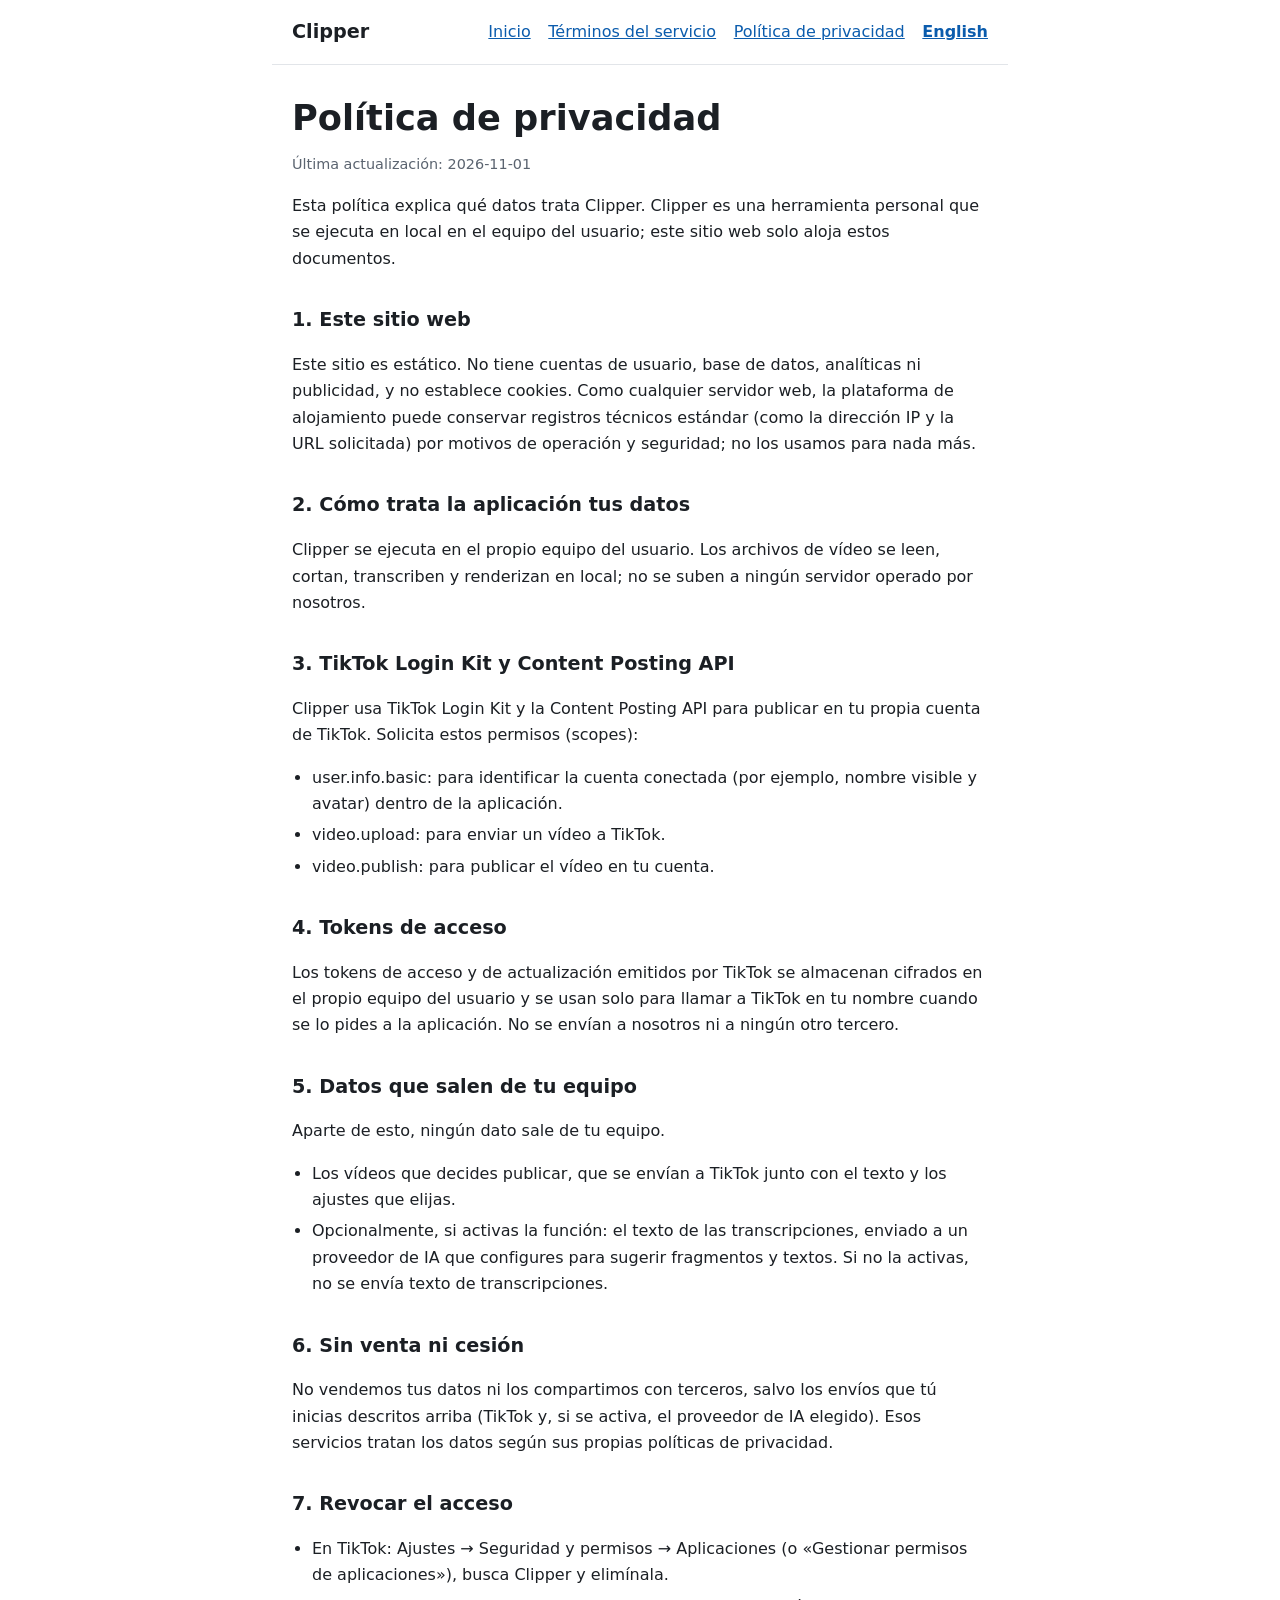
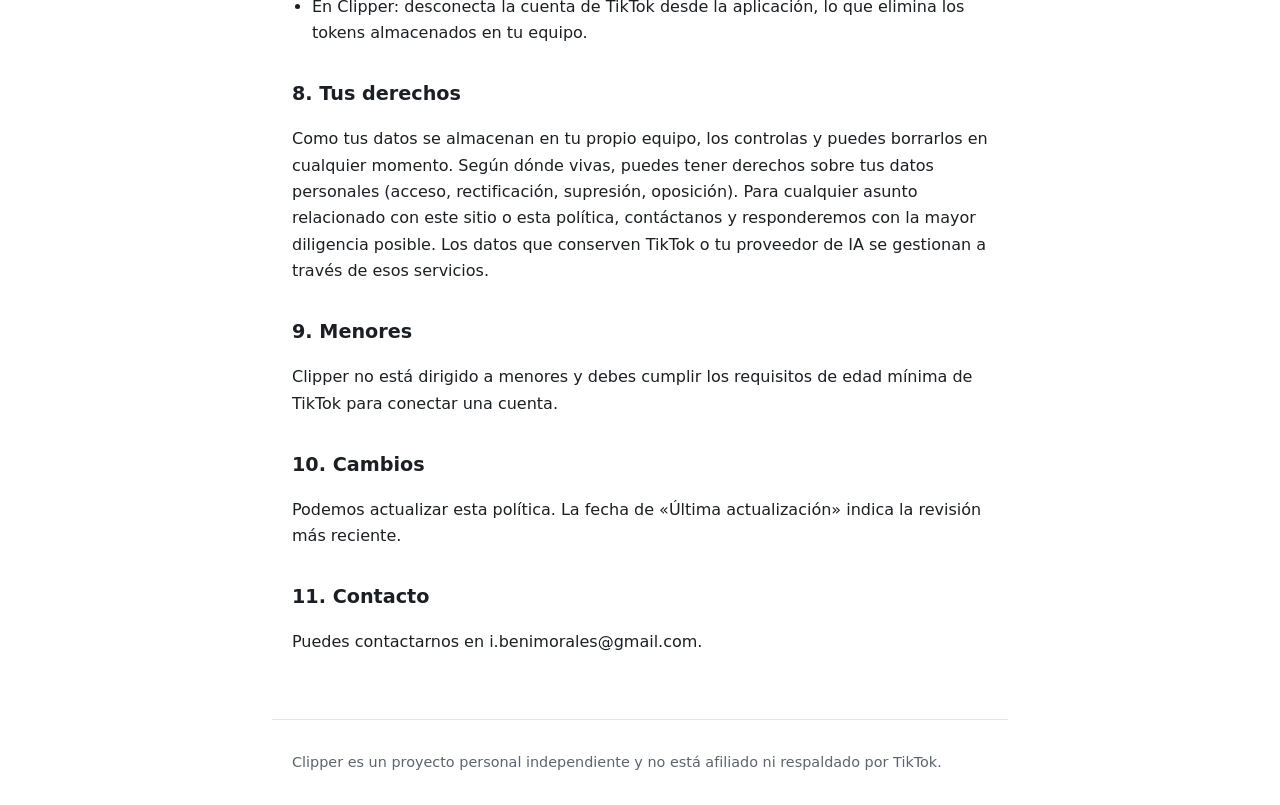
<file: app-cc3b4abc35ed/es/privacy/index.html>
<!DOCTYPE html><html lang="es"> <head><meta charset="utf-8"><meta name="viewport" content="width=device-width, initial-scale=1"><title>Política de privacidad — Clipper</title><meta name="description" content="Esta política explica qué datos trata Clipper. Clipper es una herramienta personal que se ejecuta en local en el equipo del usuario; este sitio web solo aloja estos documentos."><meta name="color-scheme" content="light dark"><meta name="robots" content="noindex, nofollow, noarchive, nosnippet, noimageindex"><meta name="referrer" content="no-referrer"><link rel="canonical" href="https://benimorales.com/app-cc3b4abc35ed/es/privacy/"><link rel="icon" href="/app-cc3b4abc35ed/favicon.svg" type="image/svg+xml"><style>:root{--bg:#fff;--fg:#1b1f24;--muted:#5b6470;--line:#e2e5e9;--accent:#0b5cad;color-scheme:light dark}@media(prefers-color-scheme:dark){:root{--bg:#14171a;--fg:#e8eaed;--muted:#a3abb5;--line:#2a3036;--accent:#7db7f2}}*{box-sizing:border-box}body{margin:0;background:var(--bg);color:var(--fg);font:1rem/1.65 system-ui,-apple-system,Segoe UI,Roboto,sans-serif}a{color:var(--accent)}a:focus-visible{outline:3px solid var(--accent);outline-offset:2px}.skip{position:absolute;left:-999px;top:0;background:var(--bg);padding:.5rem 1rem}.skip:focus{left:.5rem;top:.5rem;z-index:10}header.site,footer.site,main{max-width:46rem;margin:0 auto;padding:1rem 1.25rem}header.site{display:flex;flex-wrap:wrap;gap:.5rem 1.5rem;align-items:center;justify-content:space-between;border-bottom:1px solid var(--line)}.brand{font-weight:700;font-size:1.2rem;color:var(--fg);text-decoration:none}nav{display:flex;flex-wrap:wrap;gap:.25rem 1.1rem}nav .lang{font-weight:600}main{padding-top:2rem;padding-bottom:3rem}h1{font-size:clamp(1.7rem,4vw,2.2rem);line-height:1.2;margin:0 0 .5rem}h2{font-size:1.2rem;margin:2rem 0 .5rem}.meta,footer.site{color:var(--muted);font-size:.9rem}footer.site{border-top:1px solid var(--line)}ul{padding-left:1.25rem}li{margin:.3rem 0}
</style></head> <body> <a class="skip" href="#main">Saltar al contenido</a> <header class="site"> <a class="brand" href="/app-cc3b4abc35ed/es/">Clipper</a> <nav aria-label="Main"> <a href="/app-cc3b4abc35ed/es/">Inicio</a> <a href="/app-cc3b4abc35ed/es/terms/">Términos del servicio</a> <a href="/app-cc3b4abc35ed/es/privacy/">Política de privacidad</a> <a class="lang" href="/app-cc3b4abc35ed/privacy/" hreflang="en" lang="en" aria-label="Idioma">English</a> </nav> </header> <main id="main"> <h1>Política de privacidad</h1> <p class="meta">Última actualización: <time datetime="2026-11-01">2026-11-01</time></p> <p>Esta política explica qué datos trata Clipper. Clipper es una herramienta personal que se ejecuta en local en el equipo del usuario; este sitio web solo aloja estos documentos.</p> <section> <h2>1. Este sitio web</h2> <p>Este sitio es estático. No tiene cuentas de usuario, base de datos, analíticas ni publicidad, y no establece cookies. Como cualquier servidor web, la plataforma de alojamiento puede conservar registros técnicos estándar (como la dirección IP y la URL solicitada) por motivos de operación y seguridad; no los usamos para nada más.</p>  </section><section> <h2>2. Cómo trata la aplicación tus datos</h2> <p>Clipper se ejecuta en el propio equipo del usuario. Los archivos de vídeo se leen, cortan, transcriben y renderizan en local; no se suben a ningún servidor operado por nosotros.</p>  </section><section> <h2>3. TikTok Login Kit y Content Posting API</h2> <p>Clipper usa TikTok Login Kit y la Content Posting API para publicar en tu propia cuenta de TikTok. Solicita estos permisos (scopes):</p> <ul><li>user.info.basic: para identificar la cuenta conectada (por ejemplo, nombre visible y avatar) dentro de la aplicación.</li><li>video.upload: para enviar un vídeo a TikTok.</li><li>video.publish: para publicar el vídeo en tu cuenta.</li></ul> </section><section> <h2>4. Tokens de acceso</h2> <p>Los tokens de acceso y de actualización emitidos por TikTok se almacenan cifrados en el propio equipo del usuario y se usan solo para llamar a TikTok en tu nombre cuando se lo pides a la aplicación. No se envían a nosotros ni a ningún otro tercero.</p>  </section><section> <h2>5. Datos que salen de tu equipo</h2> <p>Aparte de esto, ningún dato sale de tu equipo.</p> <ul><li>Los vídeos que decides publicar, que se envían a TikTok junto con el texto y los ajustes que elijas.</li><li>Opcionalmente, si activas la función: el texto de las transcripciones, enviado a un proveedor de IA que configures para sugerir fragmentos y textos. Si no la activas, no se envía texto de transcripciones.</li></ul> </section><section> <h2>6. Sin venta ni cesión</h2> <p>No vendemos tus datos ni los compartimos con terceros, salvo los envíos que tú inicias descritos arriba (TikTok y, si se activa, el proveedor de IA elegido). Esos servicios tratan los datos según sus propias políticas de privacidad.</p>  </section><section> <h2>7. Revocar el acceso</h2>  <ul><li>En TikTok: Ajustes → Seguridad y permisos → Aplicaciones (o «Gestionar permisos de aplicaciones»), busca Clipper y elimínala.</li><li>En Clipper: desconecta la cuenta de TikTok desde la aplicación, lo que elimina los tokens almacenados en tu equipo.</li></ul> </section><section> <h2>8. Tus derechos</h2> <p>Como tus datos se almacenan en tu propio equipo, los controlas y puedes borrarlos en cualquier momento. Según dónde vivas, puedes tener derechos sobre tus datos personales (acceso, rectificación, supresión, oposición). Para cualquier asunto relacionado con este sitio o esta política, contáctanos y responderemos con la mayor diligencia posible. Los datos que conserven TikTok o tu proveedor de IA se gestionan a través de esos servicios.</p>  </section><section> <h2>9. Menores</h2> <p>Clipper no está dirigido a menores y debes cumplir los requisitos de edad mínima de TikTok para conectar una cuenta.</p>  </section><section> <h2>10. Cambios</h2> <p>Podemos actualizar esta política. La fecha de «Última actualización» indica la revisión más reciente.</p>  </section><section> <h2>11. Contacto</h2> <p>Puedes contactarnos en i.benimorales@gmail.com.</p>  </section></main> <footer class="site"><p>Clipper es un proyecto personal independiente y no está afiliado ni respaldado por TikTok.</p></footer> </body></html>
</file>
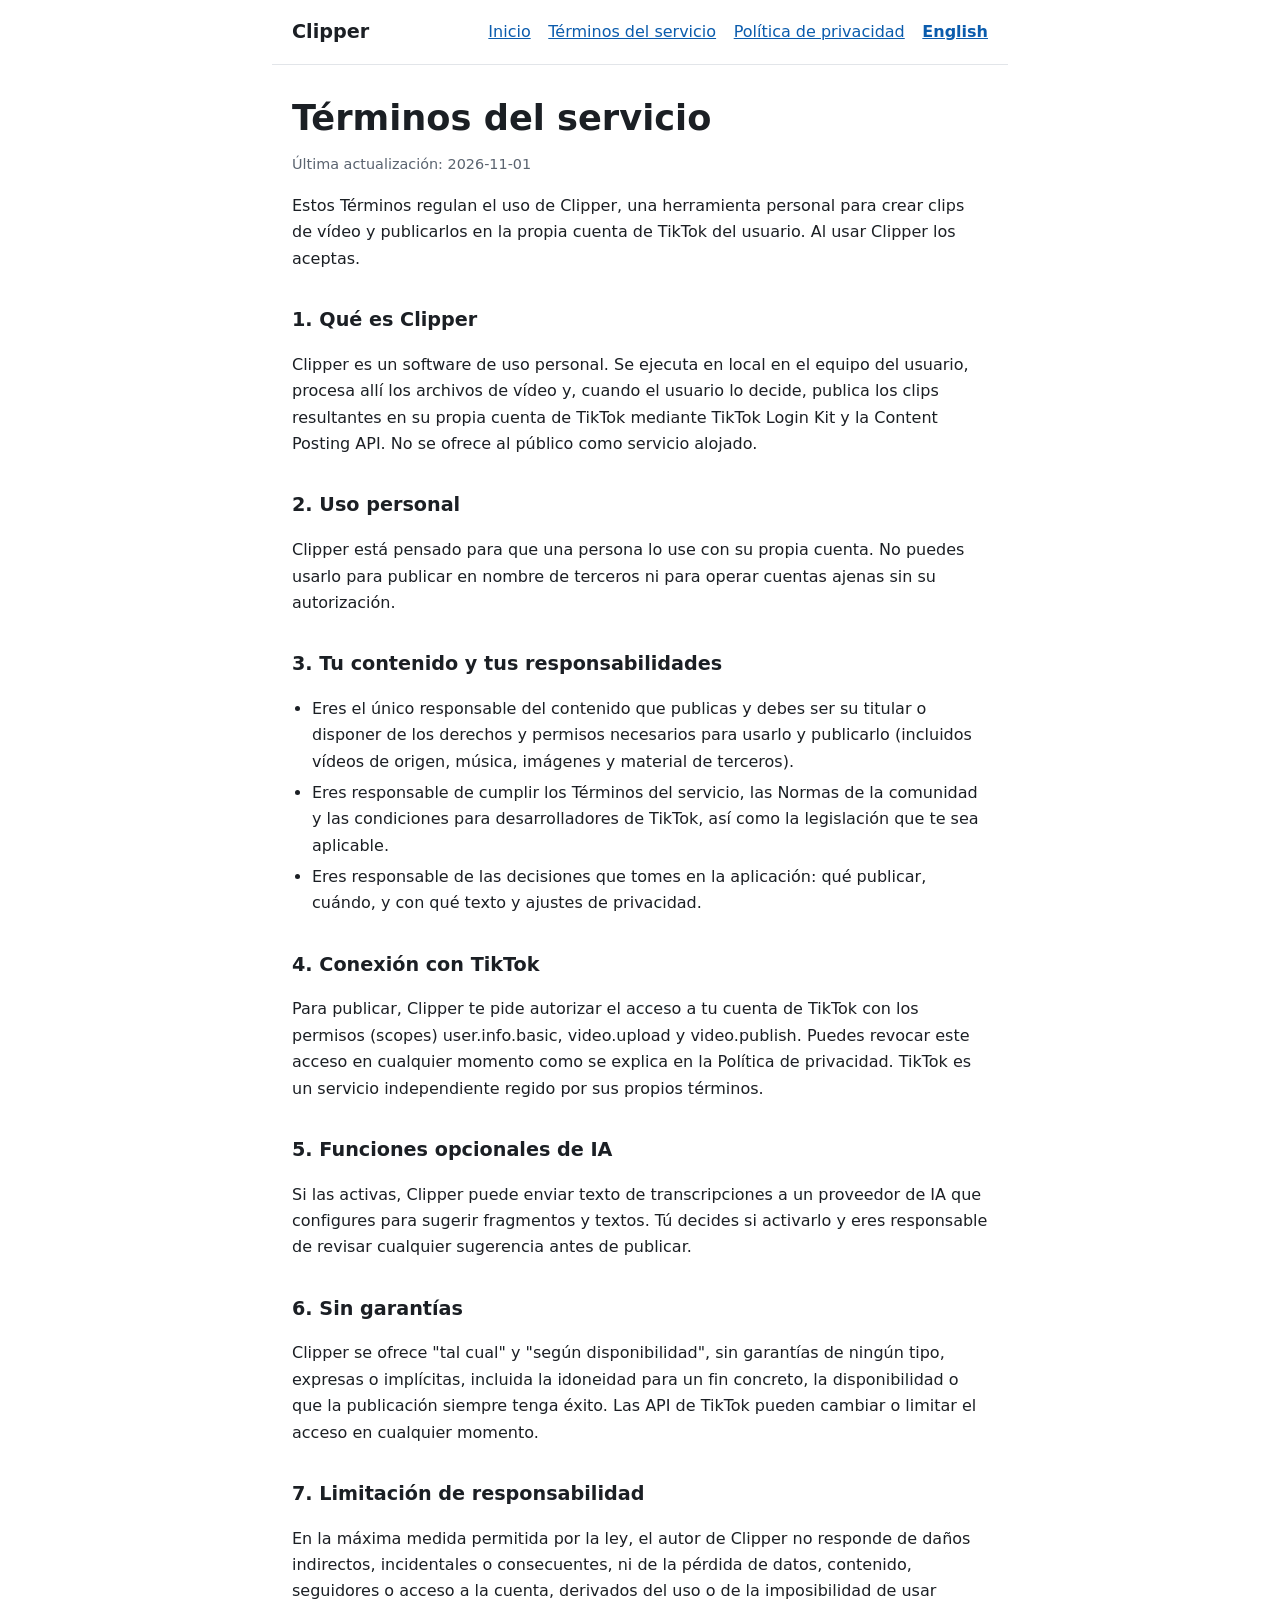
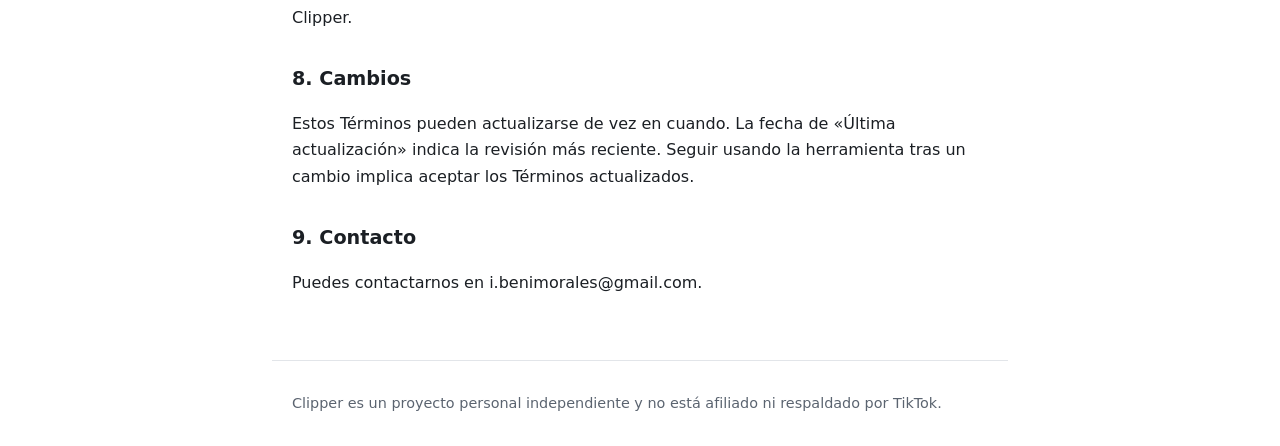
<file: app-cc3b4abc35ed/es/terms/index.html>
<!DOCTYPE html><html lang="es"> <head><meta charset="utf-8"><meta name="viewport" content="width=device-width, initial-scale=1"><title>Términos del servicio — Clipper</title><meta name="description" content="Estos Términos regulan el uso de Clipper, una herramienta personal para crear clips de vídeo y publicarlos en la propia cuenta de TikTok del usuario. Al usar Clipper los aceptas."><meta name="color-scheme" content="light dark"><meta name="robots" content="noindex, nofollow, noarchive, nosnippet, noimageindex"><meta name="referrer" content="no-referrer"><link rel="canonical" href="https://benimorales.com/app-cc3b4abc35ed/es/terms/"><link rel="icon" href="/app-cc3b4abc35ed/favicon.svg" type="image/svg+xml"><style>:root{--bg:#fff;--fg:#1b1f24;--muted:#5b6470;--line:#e2e5e9;--accent:#0b5cad;color-scheme:light dark}@media(prefers-color-scheme:dark){:root{--bg:#14171a;--fg:#e8eaed;--muted:#a3abb5;--line:#2a3036;--accent:#7db7f2}}*{box-sizing:border-box}body{margin:0;background:var(--bg);color:var(--fg);font:1rem/1.65 system-ui,-apple-system,Segoe UI,Roboto,sans-serif}a{color:var(--accent)}a:focus-visible{outline:3px solid var(--accent);outline-offset:2px}.skip{position:absolute;left:-999px;top:0;background:var(--bg);padding:.5rem 1rem}.skip:focus{left:.5rem;top:.5rem;z-index:10}header.site,footer.site,main{max-width:46rem;margin:0 auto;padding:1rem 1.25rem}header.site{display:flex;flex-wrap:wrap;gap:.5rem 1.5rem;align-items:center;justify-content:space-between;border-bottom:1px solid var(--line)}.brand{font-weight:700;font-size:1.2rem;color:var(--fg);text-decoration:none}nav{display:flex;flex-wrap:wrap;gap:.25rem 1.1rem}nav .lang{font-weight:600}main{padding-top:2rem;padding-bottom:3rem}h1{font-size:clamp(1.7rem,4vw,2.2rem);line-height:1.2;margin:0 0 .5rem}h2{font-size:1.2rem;margin:2rem 0 .5rem}.meta,footer.site{color:var(--muted);font-size:.9rem}footer.site{border-top:1px solid var(--line)}ul{padding-left:1.25rem}li{margin:.3rem 0}
</style></head> <body> <a class="skip" href="#main">Saltar al contenido</a> <header class="site"> <a class="brand" href="/app-cc3b4abc35ed/es/">Clipper</a> <nav aria-label="Main"> <a href="/app-cc3b4abc35ed/es/">Inicio</a> <a href="/app-cc3b4abc35ed/es/terms/">Términos del servicio</a> <a href="/app-cc3b4abc35ed/es/privacy/">Política de privacidad</a> <a class="lang" href="/app-cc3b4abc35ed/terms/" hreflang="en" lang="en" aria-label="Idioma">English</a> </nav> </header> <main id="main"> <h1>Términos del servicio</h1> <p class="meta">Última actualización: <time datetime="2026-11-01">2026-11-01</time></p> <p>Estos Términos regulan el uso de Clipper, una herramienta personal para crear clips de vídeo y publicarlos en la propia cuenta de TikTok del usuario. Al usar Clipper los aceptas.</p> <section> <h2>1. Qué es Clipper</h2> <p>Clipper es un software de uso personal. Se ejecuta en local en el equipo del usuario, procesa allí los archivos de vídeo y, cuando el usuario lo decide, publica los clips resultantes en su propia cuenta de TikTok mediante TikTok Login Kit y la Content Posting API. No se ofrece al público como servicio alojado.</p>  </section><section> <h2>2. Uso personal</h2> <p>Clipper está pensado para que una persona lo use con su propia cuenta. No puedes usarlo para publicar en nombre de terceros ni para operar cuentas ajenas sin su autorización.</p>  </section><section> <h2>3. Tu contenido y tus responsabilidades</h2>  <ul><li>Eres el único responsable del contenido que publicas y debes ser su titular o disponer de los derechos y permisos necesarios para usarlo y publicarlo (incluidos vídeos de origen, música, imágenes y material de terceros).</li><li>Eres responsable de cumplir los Términos del servicio, las Normas de la comunidad y las condiciones para desarrolladores de TikTok, así como la legislación que te sea aplicable.</li><li>Eres responsable de las decisiones que tomes en la aplicación: qué publicar, cuándo, y con qué texto y ajustes de privacidad.</li></ul> </section><section> <h2>4. Conexión con TikTok</h2> <p>Para publicar, Clipper te pide autorizar el acceso a tu cuenta de TikTok con los permisos (scopes) user.info.basic, video.upload y video.publish. Puedes revocar este acceso en cualquier momento como se explica en la Política de privacidad. TikTok es un servicio independiente regido por sus propios términos.</p>  </section><section> <h2>5. Funciones opcionales de IA</h2> <p>Si las activas, Clipper puede enviar texto de transcripciones a un proveedor de IA que configures para sugerir fragmentos y textos. Tú decides si activarlo y eres responsable de revisar cualquier sugerencia antes de publicar.</p>  </section><section> <h2>6. Sin garantías</h2> <p>Clipper se ofrece &quot;tal cual&quot; y &quot;según disponibilidad&quot;, sin garantías de ningún tipo, expresas o implícitas, incluida la idoneidad para un fin concreto, la disponibilidad o que la publicación siempre tenga éxito. Las API de TikTok pueden cambiar o limitar el acceso en cualquier momento.</p>  </section><section> <h2>7. Limitación de responsabilidad</h2> <p>En la máxima medida permitida por la ley, el autor de Clipper no responde de daños indirectos, incidentales o consecuentes, ni de la pérdida de datos, contenido, seguidores o acceso a la cuenta, derivados del uso o de la imposibilidad de usar Clipper.</p>  </section><section> <h2>8. Cambios</h2> <p>Estos Términos pueden actualizarse de vez en cuando. La fecha de «Última actualización» indica la revisión más reciente. Seguir usando la herramienta tras un cambio implica aceptar los Términos actualizados.</p>  </section><section> <h2>9. Contacto</h2> <p>Puedes contactarnos en i.benimorales@gmail.com.</p>  </section></main> <footer class="site"><p>Clipper es un proyecto personal independiente y no está afiliado ni respaldado por TikTok.</p></footer> </body></html>
</file>
<file: css/style.css>
/* Portfolio v2. Mobile-first. Solo se animan transform y opacity. */

@font-face {
    font-family: "Bricolage Grotesque";
    font-style: normal;
    font-weight: 400 800;
    font-display: swap;
    src: url("../fonts/bricolage-latin.woff2") format("woff2");
}

:root {
    --bg: #070b16;
    --surface: #0d1427;
    --surface-2: #131c36;
    --mint: #43f7d4;
    --blue: #6f8dff;
    --text: #eef3ff;
    --text-soft: #cdd8f3;
    --muted: #a3b2d6;
    --line: rgba(143, 170, 235, 0.22);
    --line-strong: rgba(67, 247, 212, 0.55);

    --font: "Bricolage Grotesque", system-ui, -apple-system, "Segoe UI", sans-serif;

    --gutter: clamp(1rem, 5vw, 2rem);
    --header-h: 60px;
    --safe-top: env(safe-area-inset-top, 0px);
    --safe-bottom: env(safe-area-inset-bottom, 0px);
    --safe-left: env(safe-area-inset-left, 0px);
    --safe-right: env(safe-area-inset-right, 0px);
    --radius: 20px;
    --ease: cubic-bezier(0.2, 0.7, 0.1, 1);
    --cursor-x: 50vw;
    --cursor-y: 24vh;
}

*,
*::before,
*::after {
    box-sizing: border-box;
}

html {
    scroll-behavior: smooth;
    scroll-padding-top: calc(var(--header-h) + var(--safe-top) + 12px);
    -webkit-text-size-adjust: 100%;
    text-size-adjust: 100%;
    background: var(--bg);
}

html.menu-open {
    overflow: hidden;
}

body {
    margin: 0;
    min-height: 100vh;
    min-height: 100dvh;
    font-family: var(--font);
    font-size: 1rem;
    line-height: 1.6;
    color: var(--text);
    background: var(--bg);
    overflow-x: clip;
}

h1,
h2,
h3,
h4,
p,
ul,
ol {
    margin: 0;
    padding: 0;
}

ul,
ol {
    list-style: none;
}

a {
    color: inherit;
    text-decoration: none;
}

img {
    display: block;
    max-width: 100%;
    height: auto;
}

::selection {
    background: var(--mint);
    color: #04151d;
}

:focus-visible {
    outline: 3px solid var(--mint);
    outline-offset: 3px;
    border-radius: 6px;
}

.wrap {
    width: 100%;
    max-width: 1160px;
    margin-inline: auto;
    padding-left: max(var(--gutter), var(--safe-left));
    padding-right: max(var(--gutter), var(--safe-right));
}

.skip-link {
    position: fixed;
    left: 1rem;
    top: 0;
    z-index: 100;
    padding: 0.75rem 1rem;
    background: var(--mint);
    color: #04151d;
    font-weight: 700;
    border-radius: 0 0 10px 10px;
    transform: translateY(-120%);
}

.skip-link:focus-visible {
    transform: none;
}

.visually-hidden {
    position: absolute;
    width: 1px;
    height: 1px;
    margin: -1px;
    padding: 0;
    overflow: hidden;
    clip-path: inset(50%);
    white-space: nowrap;
}

/* ---------- Efecto del ratón: resplandor y rastro (solo puntero fino y sin movimiento reducido) ---------- */

body::before {
    content: "";
    position: fixed;
    inset: 0;
    z-index: 5;
    pointer-events: none;
    mix-blend-mode: screen;
    background: radial-gradient(38rem circle at var(--cursor-x) var(--cursor-y), rgba(67, 247, 212, 0.1), transparent 52%);
}

.cursor-trail {
    position: fixed;
    inset: 0;
    width: 100vw;
    height: 100vh;
    pointer-events: none;
    z-index: 6;
    mix-blend-mode: screen;
}

@media (pointer: coarse), (prefers-reduced-motion: reduce) {
    .cursor-trail,
    body::before {
        display: none;
    }
}

/* ---------- Cabecera y navegación ---------- */

.site-header {
    position: sticky;
    top: 0;
    z-index: 50;
    padding-top: var(--safe-top);
    background: rgba(7, 11, 22, 0.92);
    border-bottom: 1px solid var(--line);
}

.site-header__inner {
    height: var(--header-h);
    display: flex;
    align-items: center;
    justify-content: space-between;
    gap: 1rem;
}

.brand {
    display: flex;
    align-items: center;
    min-height: 44px;
    min-width: 0;
    flex: 0 1 auto;
}

.brand img {
    width: clamp(150px, 48vw, 250px);
    height: auto;
}

.site-header__tools {
    display: flex;
    align-items: center;
    gap: 0.5rem;
}

.lang-toggle,
.menu-toggle {
    width: 44px;
    height: 44px;
    border: 1px solid var(--line);
    border-radius: 999px;
    background: transparent;
    color: var(--text);
    font: inherit;
    font-size: 0.85rem;
    font-weight: 700;
    cursor: pointer;
    display: inline-flex;
    align-items: center;
    justify-content: center;
    -webkit-tap-highlight-color: transparent;
}

.menu-toggle {
    flex-direction: column;
    gap: 6px;
}

.menu-toggle__bar {
    width: 18px;
    height: 2px;
    border-radius: 2px;
    background: var(--mint);
    transition: transform 0.25s var(--ease);
}

.menu-toggle[aria-expanded="true"] .menu-toggle__bar:first-child {
    transform: translateY(4px) rotate(45deg);
}

.menu-toggle[aria-expanded="true"] .menu-toggle__bar:last-child {
    transform: translateY(-4px) rotate(-45deg);
}

/* Menu movil: panel a pantalla completa bajo la cabecera */
.site-nav {
    position: fixed;
    top: calc(var(--header-h) + var(--safe-top));
    left: 0;
    right: 0;
    height: calc(100vh - var(--header-h) - var(--safe-top));
    height: calc(100dvh - var(--header-h) - var(--safe-top));
    z-index: 49;
    display: flex;
    flex-direction: column;
    padding: 0.5rem max(var(--gutter), var(--safe-right)) calc(1.5rem + var(--safe-bottom)) max(var(--gutter), var(--safe-left));
    background: var(--bg);
    overflow-y: auto;
    overscroll-behavior: contain;
    opacity: 0;
    visibility: hidden;
    transform: translateY(-8px);
    transition: opacity 0.25s ease, transform 0.25s var(--ease), visibility 0s linear 0.25s;
}

.site-nav.is-open {
    opacity: 1;
    visibility: visible;
    transform: none;
    transition-delay: 0s;
}

.site-nav__link {
    display: flex;
    align-items: center;
    min-height: 64px;
    font-size: clamp(1.5rem, 7vw, 2rem);
    font-weight: 600;
    letter-spacing: -0.02em;
    border-bottom: 1px solid var(--line);
}

.site-nav__link--cta {
    margin-top: 1.25rem;
    justify-content: center;
    border: 0;
    border-radius: 999px;
    background: var(--mint);
    color: #04151d;
    font-size: 1.15rem;
    min-height: 56px;
}

/* ---------- Hero ---------- */

.hero {
    position: relative;
    overflow: hidden;
    isolation: isolate;
    padding: clamp(1.5rem, 6vw, 3rem) 0 clamp(2.5rem, 8vw, 5rem);
}

.hero__bg {
    position: absolute;
    inset: 0;
    z-index: -1;
    -webkit-mask-image: linear-gradient(180deg, #000 55%, transparent 100%);
    mask-image: linear-gradient(180deg, #000 55%, transparent 100%);
}

/* Azulejo: patron SVG que se desplaza exactamente un periodo (72px) para que el bucle sea continuo. */
.hero__tiles {
    position: absolute;
    inset: -72px;
    background-image: url("data:image/svg+xml,%3Csvg xmlns='http://www.w3.org/2000/svg' width='72' height='72' viewBox='0 0 72 72' fill='none' stroke='%236f8dff' stroke-width='1.2'%3E%3Cpath d='M36 6l12 18 18 12-18 12-12 18-12-18L6 36l18-12z'/%3E%3Ccircle cx='36' cy='36' r='6'/%3E%3Cpath d='M0 12a12 12 0 0 0 12-12M60 0a12 12 0 0 0 12 12M72 60a12 12 0 0 0-12 12M12 72A12 12 0 0 0 0 60'/%3E%3C/svg%3E");
    background-size: 72px 72px;
    opacity: 0.38;
    -webkit-mask-image: radial-gradient(ellipse 70% 60% at 78% 28%, #000 0%, transparent 100%);
    mask-image: radial-gradient(ellipse 70% 60% at 78% 28%, #000 0%, transparent 100%);
    animation: tiles-drift 48s linear infinite;
}

@keyframes tiles-drift {
    to {
        transform: translate3d(72px, 72px, 0);
    }
}

.hero__glow {
    position: absolute;
    border-radius: 50%;
    will-change: transform;
}

.hero__glow--a {
    width: 120vmin;
    height: 120vmin;
    right: -45vmin;
    top: -40vmin;
    background: radial-gradient(circle, rgba(67, 247, 212, 0.22), transparent 62%);
    animation: glow-a 16s ease-in-out infinite alternate;
}

.hero__glow--b {
    width: 100vmin;
    height: 100vmin;
    left: -50vmin;
    bottom: -45vmin;
    background: radial-gradient(circle, rgba(111, 141, 255, 0.26), transparent 62%);
    animation: glow-b 20s ease-in-out infinite alternate;
}

@keyframes glow-a {
    to {
        transform: translate3d(-8vmin, 10vmin, 0) scale(1.12);
    }
}

@keyframes glow-b {
    to {
        transform: translate3d(12vmin, -8vmin, 0) scale(1.1);
    }
}

.hero__layout {
    display: grid;
    gap: 1.5rem;
    align-items: center;
}

/* Memoji dentro de una baldosa con esquinas concavas */
.hero__tile {
    --r: 16%;
    --tile-w: clamp(104px, 30vw, 200px);
    width: var(--tile-w);
    aspect-ratio: 1;
    background: linear-gradient(150deg, #123a47, #1a2750);
    -webkit-mask:
        radial-gradient(circle at 0 0, transparent var(--r), #000 calc(var(--r) + 0.5px)) 0 0 / 51% 51% no-repeat,
        radial-gradient(circle at 100% 0, transparent var(--r), #000 calc(var(--r) + 0.5px)) 100% 0 / 51% 51% no-repeat,
        radial-gradient(circle at 0 100%, transparent var(--r), #000 calc(var(--r) + 0.5px)) 0 100% / 51% 51% no-repeat,
        radial-gradient(circle at 100% 100%, transparent var(--r), #000 calc(var(--r) + 0.5px)) 100% 100% / 51% 51% no-repeat;
    mask:
        radial-gradient(circle at 0 0, transparent var(--r), #000 calc(var(--r) + 0.5px)) 0 0 / 51% 51% no-repeat,
        radial-gradient(circle at 100% 0, transparent var(--r), #000 calc(var(--r) + 0.5px)) 100% 0 / 51% 51% no-repeat,
        radial-gradient(circle at 0 100%, transparent var(--r), #000 calc(var(--r) + 0.5px)) 0 100% / 51% 51% no-repeat,
        radial-gradient(circle at 100% 100%, transparent var(--r), #000 calc(var(--r) + 0.5px)) 100% 100% / 51% 51% no-repeat;
    animation: tile-in 0.9s var(--ease) 0.1s both;
}

.hero__tile {
    padding: calc(var(--tile-w) * 0.07);
    display: grid;
    grid-template-columns: minmax(0, 1fr);
    align-content: center;
}

.hero__tile img {
    width: 100%;
    height: auto;
    aspect-ratio: 1;
    object-fit: cover;
    border-radius: 12%;
}

@keyframes tile-in {
    from {
        transform: scale(0.82) rotate(-8deg);
        opacity: 0;
    }
}

.hero__title {
    font-size: clamp(3.4rem, 19vw, 9.5rem);
    font-weight: 800;
    line-height: 0.9;
    letter-spacing: -0.045em;
}

.hero__line {
    display: block;
    overflow: hidden;
    padding-bottom: 0.06em;
}

.hero__line > span {
    display: inline-block;
    animation: line-up 0.9s var(--ease) both;
}

.hero__line:nth-child(2) > span {
    animation-delay: 0.1s;
}

@keyframes line-up {
    from {
        transform: translate3d(0, 105%, 0);
    }
}

.hero__role {
    margin-top: 1.1rem;
    font-size: clamp(1.3rem, 5vw, 2rem);
    font-weight: 600;
    letter-spacing: -0.02em;
    line-height: 1.2;
    color: var(--mint);
}

.hero__intro {
    margin-top: 1rem;
    max-width: 34em;
    font-size: clamp(1.02rem, 3.6vw, 1.2rem);
    color: var(--text-soft);
}

.hero__line-text {
    margin-top: 1rem;
    max-width: 34em;
    padding-left: 0.9rem;
    border-left: 3px solid var(--mint);
    color: var(--muted);
}

.hero__actions {
    margin-top: 1.75rem;
    display: flex;
    flex-wrap: wrap;
    gap: 0.75rem;
}

.btn {
    display: inline-flex;
    align-items: center;
    justify-content: center;
    min-height: 52px;
    padding: 0.75rem 1.5rem;
    border-radius: 999px;
    border: 1px solid transparent;
    font-weight: 700;
    font-size: 1rem;
    transition: transform 0.2s var(--ease), background-color 0.2s ease, border-color 0.2s ease;
}

.btn--primary {
    background: var(--mint);
    color: #04151d;
}

.btn--ghost {
    border-color: var(--line-strong);
    color: var(--text);
}

.btn:active {
    transform: scale(0.97);
}

/* ---------- Secciones ---------- */

.section {
    padding-top: clamp(3.5rem, 11vw, 6.5rem);
}

.section--contact {
    padding-bottom: clamp(3.5rem, 11vw, 6.5rem);
}

.section__title {
    font-size: clamp(2.2rem, 9vw, 4rem);
    font-weight: 700;
    letter-spacing: -0.04em;
    line-height: 1;
}

.section__title::before {
    content: "";
    display: block;
    width: 2.75rem;
    height: 4px;
    margin-bottom: 1rem;
    border-radius: 4px;
    background: var(--mint);
    transform-origin: 0 50%;
}

@supports (animation-timeline: view()) {
    @media (prefers-reduced-motion: no-preference) {
        .section__title::before {
            animation: rule-grow linear both;
            animation-timeline: view();
            animation-range: entry 20% entry 80%;
        }
    }
}

@keyframes rule-grow {
    from {
        transform: scaleX(0.15);
    }
}

.subtitle {
    margin-top: clamp(2.25rem, 7vw, 3.5rem);
    margin-bottom: 1rem;
    font-size: clamp(1.3rem, 5vw, 1.75rem);
    font-weight: 600;
    letter-spacing: -0.025em;
    line-height: 1.2;
}

.subtitle--first {
    margin-top: 0;
}

.lead {
    margin-top: 1.25rem;
    max-width: 38em;
    font-size: clamp(1.12rem, 4.2vw, 1.5rem);
    line-height: 1.5;
    color: var(--text-soft);
}

/* Tecnologias */

.stack {
    padding-top: 1.5rem;
}

.stack__rows {
    display: grid;
    gap: 0.9rem;
    padding: 1.1rem 0;
    border-block: 1px solid var(--line);
}

.stack__row {
    display: grid;
    gap: 0.5rem;
}

.stack__title {
    font-size: 0.95rem;
    font-weight: 600;
    color: var(--muted);
}

.chip-list {
    display: flex;
    flex-wrap: wrap;
    gap: 0.5rem;
}

.chip-list li {
    padding: 0.4rem 0.8rem;
    border: 1px solid var(--line);
    border-radius: 999px;
    font-size: 0.95rem;
    color: var(--text-soft);
}

.stack__row:first-child .chip-list li {
    border-color: var(--line-strong);
    color: var(--text);
    font-weight: 600;
}

/* Experiencia */

.experience-layout {
    margin-top: 2rem;
    display: grid;
    gap: 2.5rem;
}

.timeline {
    position: relative;
    display: grid;
    gap: 1.5rem;
    padding-left: 1.4rem;
    border-left: 2px solid var(--line);
}

.timeline__item {
    position: relative;
}

.timeline__item::before {
    content: "";
    position: absolute;
    left: calc(-1.4rem - 7px);
    top: 0.5rem;
    width: 12px;
    height: 12px;
    background: var(--bg);
    border: 2px solid var(--mint);
    transform: rotate(45deg);
}

.timeline__heading {
    display: flex;
    flex-wrap: wrap;
    align-items: baseline;
    column-gap: 0.9rem;
    row-gap: 0.1rem;
}

.timeline__company {
    font-size: clamp(1.35rem, 5vw, 1.75rem);
    font-weight: 700;
    letter-spacing: -0.025em;
}

.timeline__period {
    color: var(--muted);
    font-size: 0.95rem;
}

.timeline__role {
    color: var(--mint);
    font-weight: 600;
}

.timeline__context {
    color: var(--muted);
}

.timeline__bullets {
    margin-top: 0.7rem;
    display: grid;
    gap: 0.35rem;
}

.timeline__bullets li {
    position: relative;
    padding-left: 1.1rem;
    color: var(--text-soft);
}

.timeline__bullets li::before {
    content: "";
    position: absolute;
    left: 0;
    top: 0.75em;
    width: 6px;
    height: 2px;
    background: var(--muted);
}

.education {
    display: grid;
    gap: 1.1rem;
}

.education__title {
    font-weight: 600;
    line-height: 1.35;
}

.education__school {
    color: var(--muted);
    font-size: 0.95rem;
}

.education__note {
    margin-top: 0.15rem;
    color: var(--mint);
    font-size: 0.95rem;
}

.earlier {
    margin-top: 1.75rem;
    max-width: 38em;
    color: var(--muted);
}

/* ---------- Proyectos ---------- */

.project-grid {
    margin-top: 2rem;
    display: grid;
    gap: 1.25rem;
}

.more-projects {
    margin-top: 1.5rem;
}

.more-projects a {
    display: inline-flex;
    align-items: center;
    min-height: 44px;
    font-weight: 700;
    color: var(--mint);
    text-decoration: underline;
    text-underline-offset: 4px;
}

.card {
    position: relative;
    display: grid;
    grid-template-rows: auto 1fr;
    overflow: hidden;
    border: 1px solid var(--line);
    border-radius: var(--radius);
    background: var(--surface);
    transition: border-color 0.25s ease;
}

.card__media {
    position: relative;
    overflow: hidden;
    background: var(--surface-2);
    aspect-ratio: 16 / 9;
}

.card__image {
    width: 100%;
    height: 100%;
    object-fit: cover;
    transition: transform 0.6s var(--ease);
}

.card__context {
    position: absolute;
    top: 0.75rem;
    left: 0.75rem;
    padding: 0.2rem 0.7rem;
    border-radius: 999px;
    background: var(--mint);
    color: #04151d;
    font-size: 0.85rem;
    font-weight: 700;
}

.card__body {
    padding: 1.15rem 1.15rem 1.3rem;
    display: flex;
    flex-direction: column;
    align-items: flex-start;
}

.card__title {
    font-size: clamp(1.4rem, 5.5vw, 2rem);
    font-weight: 700;
    letter-spacing: -0.03em;
    line-height: 1.1;
}

.card__summary {
    margin-top: 0.6rem;
    color: var(--text-soft);
}

.tech-pills {
    margin-top: 0.9rem;
    display: flex;
    flex-wrap: wrap;
    gap: 0.4rem;
}

.tech-pills li {
    display: inline-flex;
    align-items: center;
    gap: 0.35rem;
    padding: 0.25rem 0.65rem;
    border: 1px solid var(--line);
    border-radius: 999px;
    font-size: 0.85rem;
    color: var(--muted);
}

.card__link {
    display: inline-flex;
    align-items: center;
    gap: 0.5rem;
    min-height: 44px;
    margin-top: auto;
    padding-top: 0.5rem;
    font-weight: 700;
    color: var(--mint);
}

/* Toda la tarjeta es el area de toque del enlace */
.card__link::after {
    content: "";
    position: absolute;
    inset: 0;
}

.card__link:focus-visible {
    outline: none;
}

.card__link:focus-visible::after {
    outline: 3px solid var(--mint);
    outline-offset: -3px;
    border-radius: var(--radius);
}

@media (hover: hover) {
    .card:hover {
        border-color: var(--line-strong);
    }

    .card:hover .card__image {
        transform: scale(1.04);
    }

    .btn--primary:hover {
        transform: translateY(-2px);
    }

    .btn--ghost:hover {
        border-color: var(--mint);
    }

    .site-nav__link:hover {
        color: var(--mint);
    }
}

/* Aparicion de tarjetas con scroll (solo navegadores compatibles) */
@supports (animation-timeline: view()) {
    @media (prefers-reduced-motion: no-preference) {
        .card {
            animation: rise linear both;
            animation-timeline: view();
            animation-range: entry 0% entry 35%;
        }
    }
}

@keyframes rise {
    from {
        opacity: 0;
        transform: translate3d(0, 28px, 0);
    }
}

/* ---------- Contacto ---------- */

.contact-grid {
    margin-top: 1.75rem;
    display: grid;
    gap: 0.9rem;
}

.contact-card {
    display: flex;
    align-items: center;
    gap: 1rem;
    min-height: 72px;
    padding: 0.9rem 1.1rem;
    border: 1px solid var(--line);
    border-radius: var(--radius);
    background: var(--surface);
    transition: border-color 0.25s ease;
}

a.contact-card:active {
    border-color: var(--mint);
}

@media (hover: hover) {
    a.contact-card:hover {
        border-color: var(--line-strong);
    }
}

.contact-card img {
    width: 24px;
    height: 24px;
    flex: 0 0 24px;
}

.contact-card__label {
    font-size: 0.85rem;
    color: var(--muted);
}

.contact-card__value {
    font-weight: 600;
    overflow-wrap: anywhere;
}

.site-footer {
    padding: 1.5rem 0 calc(2rem + var(--safe-bottom));
    border-top: 1px solid var(--line);
    color: var(--muted);
    font-size: 0.9rem;
}

/* ---------- Tablet y escritorio ---------- */

@media (min-width: 600px) {
    .project-grid,
    .contact-grid {
        grid-template-columns: repeat(2, minmax(0, 1fr));
    }
}

@media (min-width: 860px) {
    :root {
        --header-h: 72px;
    }

    html.menu-open {
        overflow: auto;
    }

    .menu-toggle {
        display: none;
    }

    .site-header__inner {
        position: relative;
    }

    .site-nav {
        position: static;
        height: auto;
        flex-direction: row;
        align-items: center;
        gap: 0.25rem;
        margin-left: auto;
        margin-right: 0.75rem;
        padding: 0;
        background: transparent;
        overflow: visible;
        opacity: 1;
        visibility: visible;
        transform: none;
        transition: none;
    }

    .site-nav__link {
        min-height: 44px;
        padding: 0 0.9rem;
        font-size: 1rem;
        font-weight: 600;
        letter-spacing: 0;
        border: 0;
        border-radius: 999px;
        color: var(--text-soft);
    }

    .site-nav__link--cta {
        color: #04151d;
        margin: 0 0 0 0.5rem;
        min-height: 44px;
        font-size: 1rem;
        padding: 0 1.2rem;
    }

    .hero__layout {
        grid-template-columns: minmax(0, 1.35fr) minmax(0, 0.65fr);
        gap: 3rem;
    }

    .hero__tile {
        grid-column: 2;
        grid-row: 1;
        width: 100%;
        max-width: 320px;
        --tile-w: 320px;
        justify-self: center;
    }

    .hero__copy {
        grid-column: 1;
        grid-row: 1;
    }

    .hero {
        min-height: min(calc(100dvh - var(--header-h)), 640px);
        display: flex;
        align-items: center;
        padding-block: 3rem;
    }

    .hero__layout {
        width: 100%;
    }

    .stack__row {
        grid-template-columns: 8rem minmax(0, 1fr);
        align-items: center;
    }

    .experience-layout {
        grid-template-columns: minmax(0, 1.5fr) minmax(0, 1fr);
        gap: 4rem;
    }


}

/* ---------- Movimiento reducido ---------- */

@media (prefers-reduced-motion: reduce) {
    *,
    *::before,
    *::after {
        animation: none !important;
        transition: none !important;
        scroll-behavior: auto !important;
    }
}

::view-transition-old(root),
::view-transition-new(root) {
    animation-duration: 0.25s;
}
</file>
